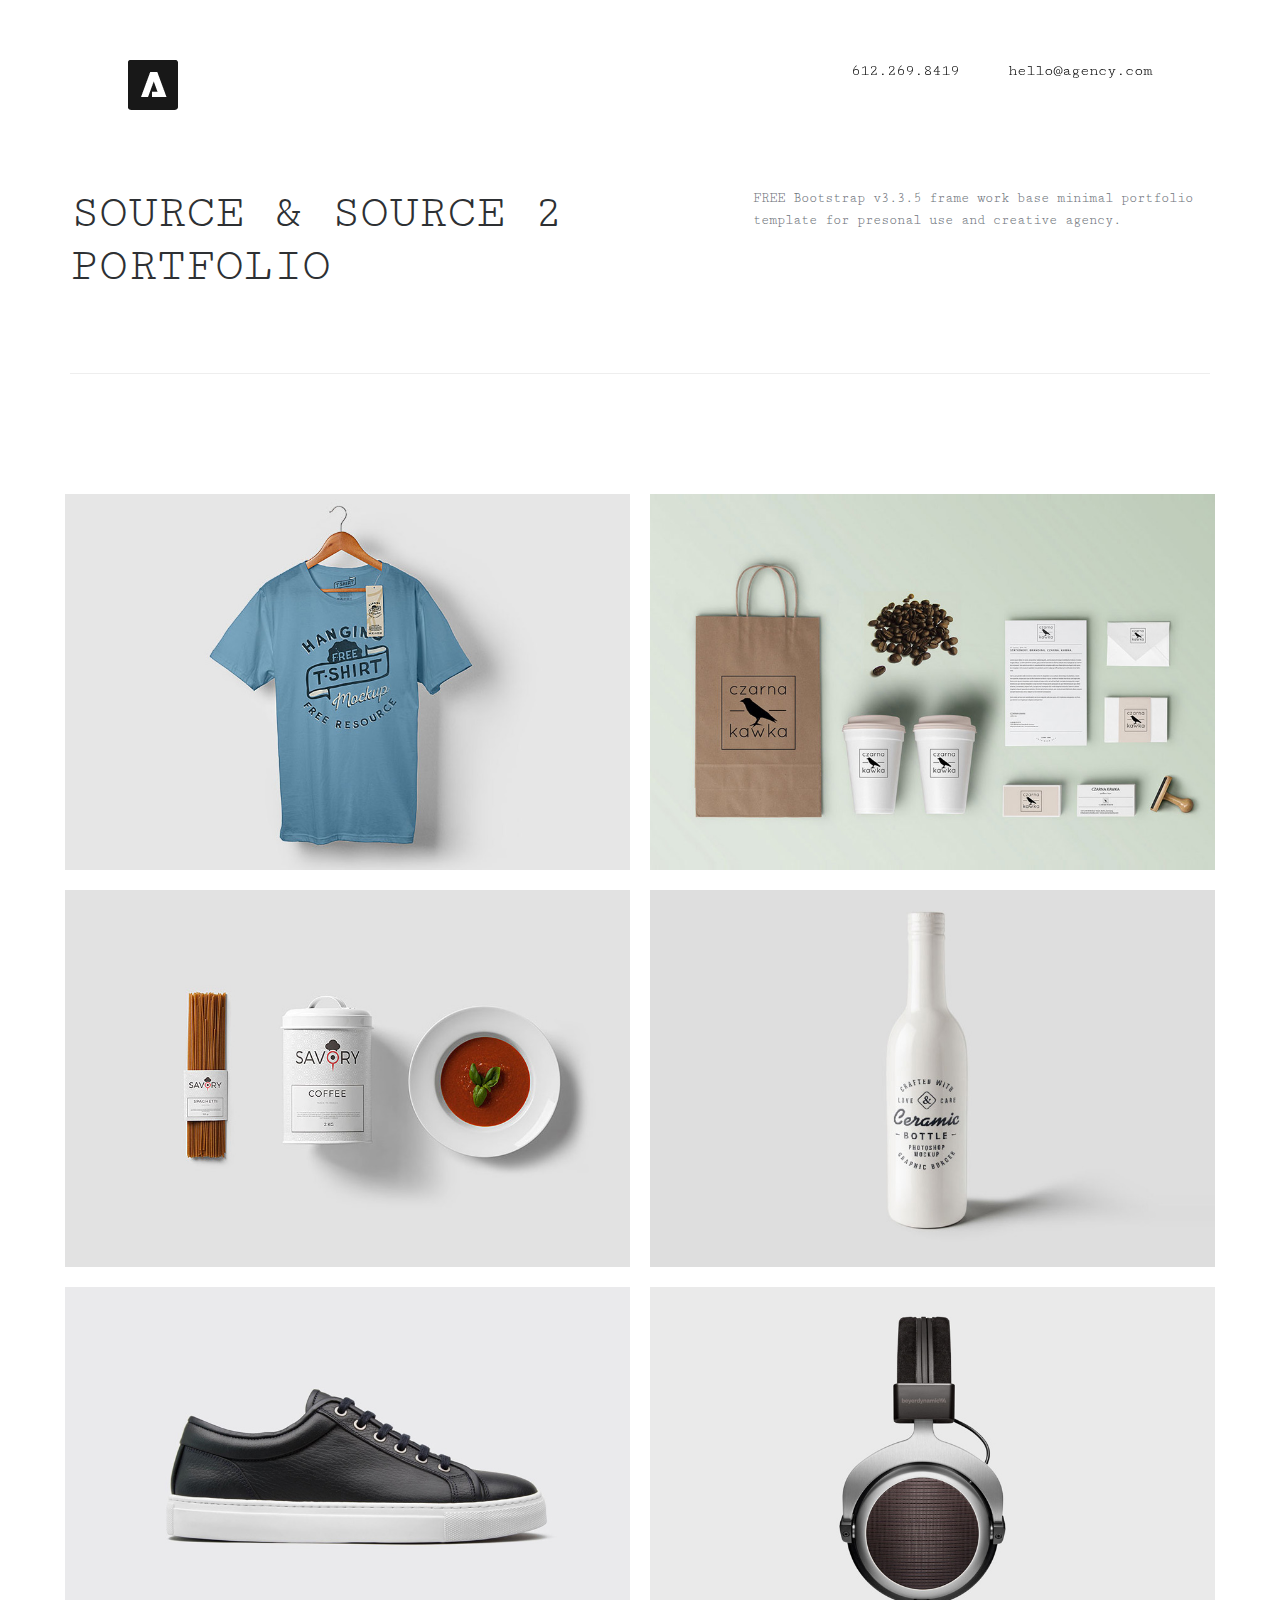
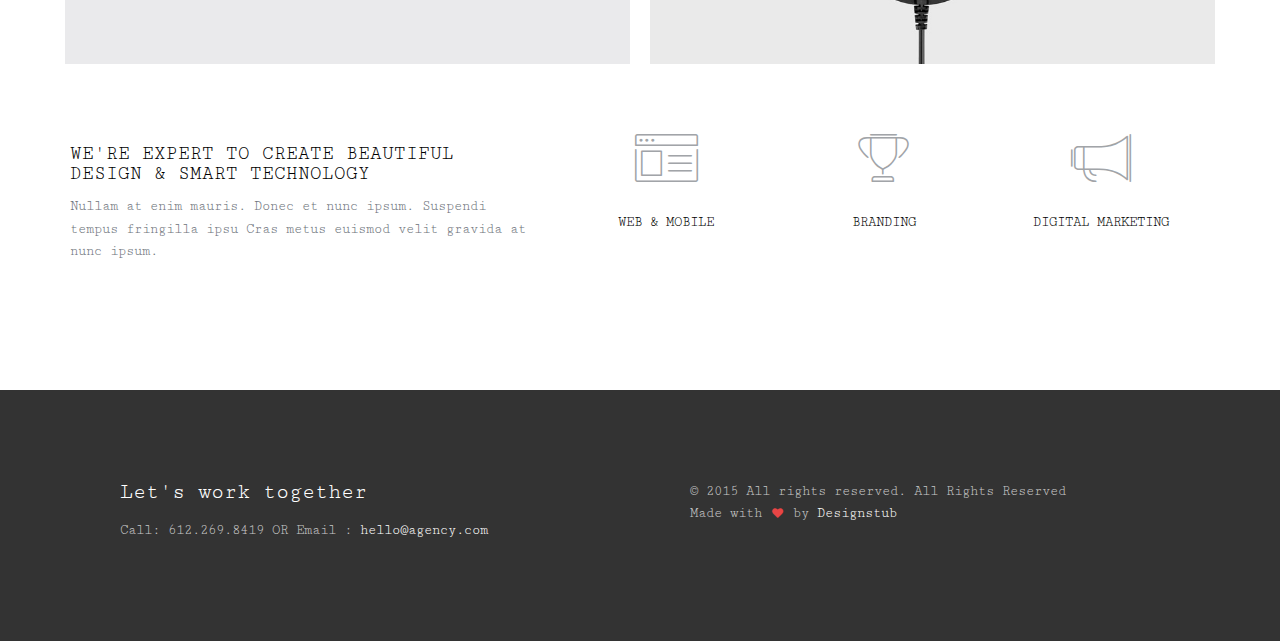
<file: index.html>
<!doctype html>
<!--[if lt IE 7]>      <html class="no-js lt-ie9 lt-ie8 lt-ie7" lang=""> <![endif]-->
<!--[if IE 7]>         <html class="no-js lt-ie9 lt-ie8" lang=""> <![endif]-->
<!--[if IE 8]>         <html class="no-js lt-ie9" lang=""> <![endif]-->
<!--[if gt IE 8]><!-->
<html class="no-js" lang="">
<!--<![endif]-->
<head>
<meta charset="utf-8">
<meta name="description" content="">
<meta name="viewport" content="width=device-width, initial-scale=1">
<title>Darnias portfolio</title>
<link rel="stylesheet" href="css/bootstrap.min.css">
<link rel="stylesheet" href="css/flexslider.css">
<link rel="stylesheet" href="css/jquery.fancybox.css">
<link rel="stylesheet" href="css/main.css">
<link rel="stylesheet" href="css/responsive.css">
<link rel="stylesheet" href="css/animate.min.css">
<link rel="stylesheet" href="css/font-icon.css">
<link rel="stylesheet" href="https://maxcdn.bootstrapcdn.com/font-awesome/4.4.0/css/font-awesome.min.css">
</head>
<body>
<!-- header top section -->
<section class="banner" role="banner">
  <header id="header">
    <div class="header-content clearfix"> <a class="logo" href="index.html"><img src="images/logo.png" alt=""></a>
      <nav class="navigation" role="navigation">
        <ul class="primary-nav">
          <li>612.269.8419</li>
          <li><a href="mainlto:hello@phdl.co">hello@agency.com</a></li>
        </ul>
      </nav>
      <a href="#" class="nav-toggle">Menu<span></span></a> </div>
  </header>
</section>
<!-- header top section --> 
<!-- header content section -->
<section id="hero" class="section ">
  <div class="container">
    <div class="row">
      <div class="col-md-7 col-sm-6 hero">
        <div class="hero-content">
          <h1>Source & Source 2 portfolio</h1>
        </div>
        <!-- hero --> 
      </div>
      <div class="col-md-5 col-sm-6 hero">
        <div class="hero-content">
          <p>FREE Bootstrap v3.3.5 frame work base minimal portfolio template for presonal use and creative agency.</p>
        </div>
        <!-- hero --> 
      </div>
    </div>
  </div>
</section>
<!-- header content section --> 
<!-- portfolio grid section -->
<section id="portfolio">
  <div class="container">
    <div class="row">
      <div class="col-lg-12 text-center">
        <hr class="section">
      </div>
    </div>
    <div class="row">
      <div class="col-sm-6 portfolio-item"> <a href="work-details.html" class="portfolio-link">
        <div class="caption">
          <div class="caption-content">
            <h3>The Shape of Design</h3>
            <h4>Branding/Graphic</h4>
          </div>
        </div>
        <img src="images/portfolio/work-1.jpg" class="img-responsive" alt=""> </a> </div>
      <div class="col-sm-6 portfolio-item"> <a href="work-details.html" class="portfolio-link">
        <div class="caption">
          <div class="caption-content">
            <h3>czarna kawka</h3>
            <h4>Branding</h4>
          </div>
        </div>
        <img src="images/portfolio/work-2.jpg" class="img-responsive" alt=""> </a> </div>
      <div class="col-sm-6 portfolio-item"> <a href="work-details.html" class="portfolio-link">
        <div class="caption">
          <div class="caption-content">
            <h3>czarna kawka</h3>
            <h4>Branding</h4>
          </div>
        </div>
        <img src="images/portfolio/work-3.jpg" class="img-responsive" alt=""> </a> </div>
      <div class="col-sm-6 portfolio-item"> <a href="work-details.html" class="portfolio-link">
        <div class="caption">
          <div class="caption-content">
            <h3>czarna kawka</h3>
            <h4>Branding</h4>
          </div>
        </div>
        <img src="images/portfolio/work-4.jpg" class="img-responsive" alt=""> </a> </div>
      <div class="col-sm-6 portfolio-item"> <a href="work-details.html" class="portfolio-link">
        <div class="caption">
          <div class="caption-content">
            <h3>czarna kawka</h3>
            <h4>Branding</h4>
          </div>
        </div>
        <img src="images/portfolio/work-5.jpg" class="img-responsive" alt=""> </a> </div>
      <div class="col-sm-6 portfolio-item"> <a href="work-details.html" class="portfolio-link">
        <div class="caption">
          <div class="caption-content">
            <h3>czarna kawka</h3>
            <h4>Branding</h4>
          </div>
        </div>
        <img src="images/portfolio/work-6.jpg" class="img-responsive" alt=""> </a> </div>
    </div>
  </div>
</section>
<!-- portfolio grid section --> 
<!-- service section -->
<section id="service" class="service section">
  <div class="container">
    <div class="row">
      <div class="col-md-5 col-sm-6">
        <h4>We're expert to create beautiful design & smart technology</h4>
        <p>Nullam at enim mauris. Donec et nunc ipsum. Suspendi tempus fringilla ipsu Cras metus euismod velit gravida at nunc ipsum.</p>
      </div>
      <div class="col-md-7 col-sm-6">
        <div class="col-md-4 col-sm-6 service text-center"> <span class="icon icon-browser"></span>
          <div class="service-content">
            <h5>Web & Mobile</h5>
          </div>
        </div>
        <div class="col-md-4 col-sm-6 service text-center"> <span class="icon icon-trophy"></span>
          <div class="service-content">
            <h5>Branding</h5>
          </div>
        </div>
        <div class="col-md-4 col-sm-6 service text-center"> <span class="icon icon-megaphone"></span>
          <div class="service-content">
            <h5>Digital Marketing</h5>
          </div>
        </div>
      </div>
    </div>
  </div>
</section>
<!-- service section --> 
<!-- footer section -->
<footer class="footer">
  <div class="container">
    <div class="col-md-6 left">
      <h4>Let's work together</h4>
      <p> Call: 612.269.8419 OR Email : <a href="mailto:hello@agency.com"> hello@agency.com </a></p>
    </div>
    <div class="col-md-6 right">
      <p>© 2015 All rights reserved. All Rights Reserved<br>
        Made with <i class="fa fa-heart pulse"></i> by <a href="http://www.designstub.com/">Designstub</a></p>
    </div>
  </div>
</footer>
<!-- footer section --> 

<!-- JS FILES --> 
<script src="https://ajax.googleapis.com/ajax/libs/jquery/1.11.3/jquery.min.js"></script> 
<script src="js/bootstrap.min.js"></script> 
<script src="js/jquery.fancybox.pack.js"></script> 
<script src="js/retina.min.js"></script> 
<script src="js/modernizr.js"></script> 
<script src="js/main.js"></script>
</body>
</html>
</file>
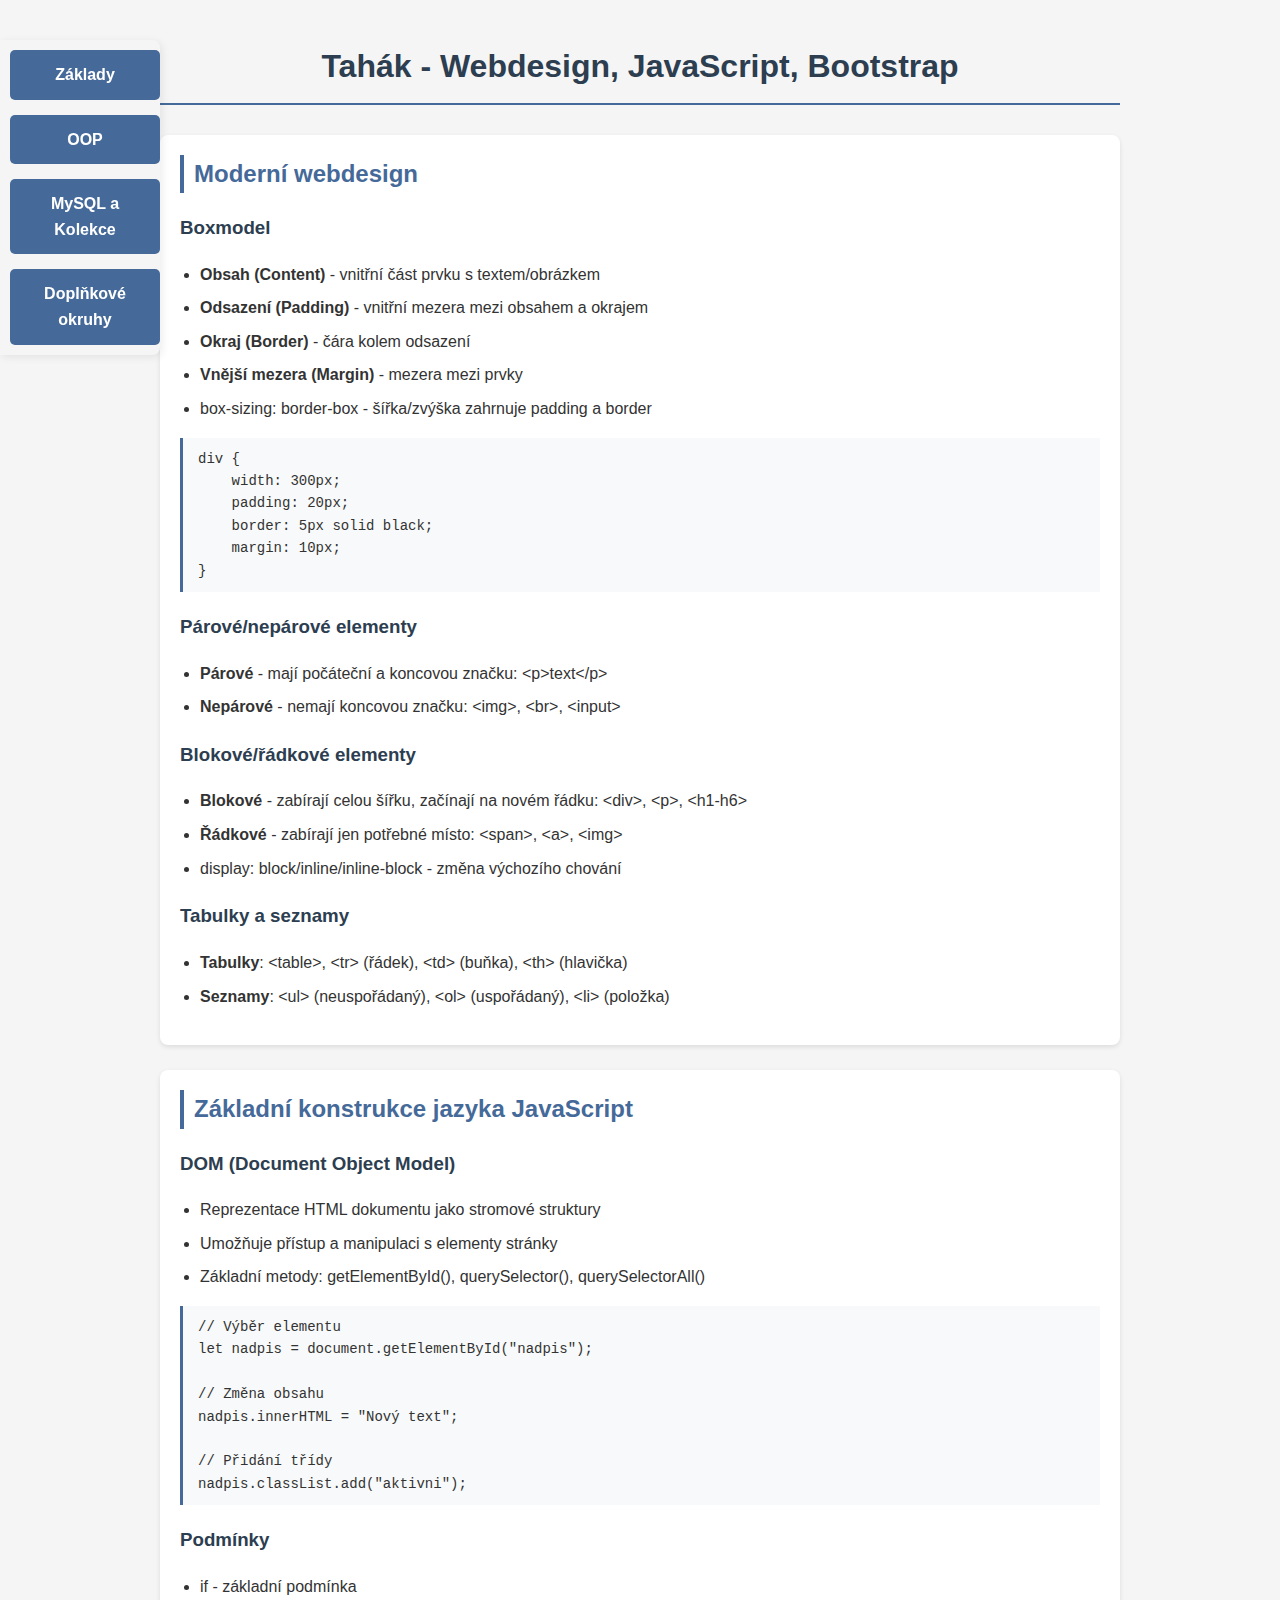
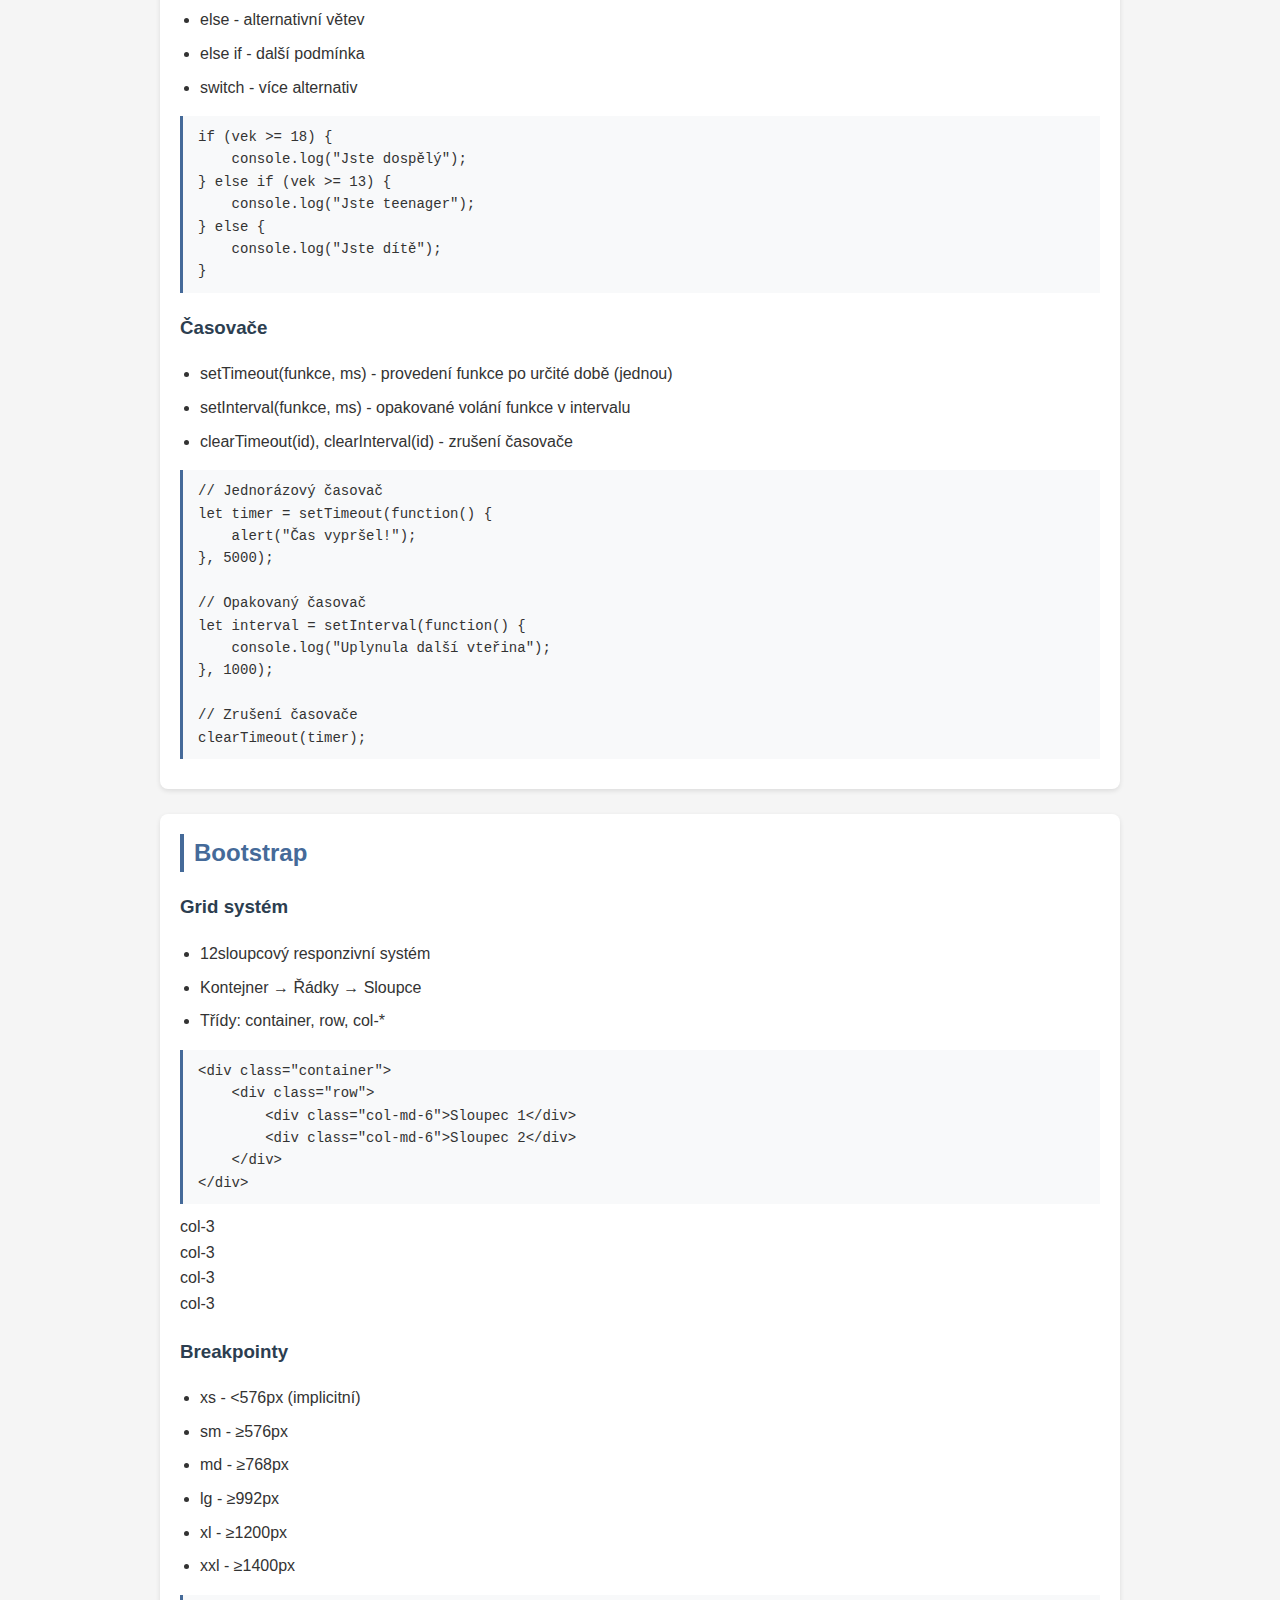
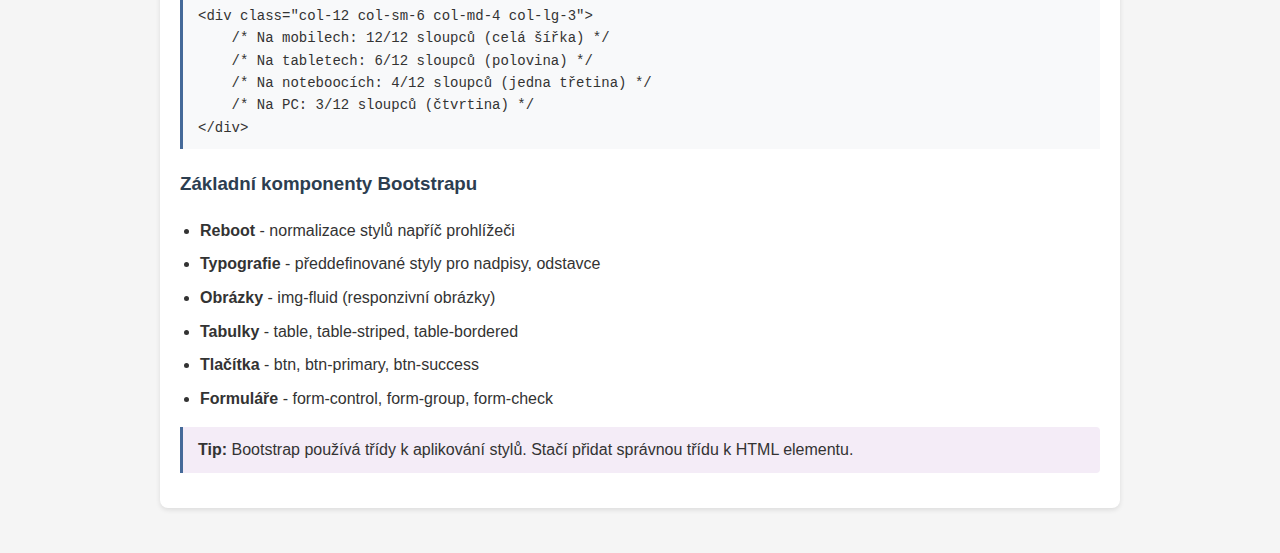
<file: bonus.html>
<!DOCTYPE html>
<html lang="cs">
<head>
    <meta charset="UTF-8">
    <meta name="viewport" content="width=device-width, initial-scale=1.0">
    <title>Tahák - Webdesign, JavaScript, Bootstrap</title>
    <style>
        * {
            box-sizing: border-box;
            font-family: 'Segoe UI', Tahoma, Geneva, Verdana, sans-serif;
        }
        
        body {
            max-width: 1000px;
            margin: 0 auto;
            padding: 20px;
            background-color: #f5f5f5;
            color: #333;
            line-height: 1.6;
        }
        
        .nav-buttons {
            display: flex;
            justify-content: center;
            gap: 15px;
            margin-bottom: 30px;
            flex-wrap: wrap;
        }
        
        .nav-button {
            background-color: #456a99;
            color: white;
            border: none;
            padding: 12px 20px;
            border-radius: 5px;
            cursor: pointer;
            font-size: 16px;
            font-weight: bold;
            text-decoration: none;
            transition: background-color 0.3s;
            text-align: center;
        }
        
        .nav-button:hover {
            background-color: #456a99;
        }
        
        h1 {
            text-align: center;
            color: #2c3e50;
            margin-bottom: 30px;
            border-bottom: 2px solid #456a99;
            padding-bottom: 10px;
        }
        
        .section {
            background-color: white;
            border-radius: 8px;
            padding: 20px;
            margin-bottom: 25px;
            box-shadow: 0 2px 5px rgba(0,0,0,0.1);
        }
        
        h2 {
            color: #456a99;
            margin-top: 0;
            border-left: 4px solid #456a99;
            padding-left: 10px;
        }
        
        h3 {
            color: #2c3e50;
            margin-top: 20px;
        }
        
        ul {
            padding-left: 20px;
        }
        
        li {
            margin-bottom: 8px;
        }
        
        .code {
            background-color: #f8f9fa;
            border-left: 3px solid #456a99;
            padding: 10px 15px;
            margin: 10px 0;
            font-family: 'Courier New', monospace;
            white-space: pre-wrap;
            overflow-x: auto;
            font-size: 14px;
        }
        
        .tip {
            background-color: #f4ecf7;
            border-left: 3px solid #456a99;
            padding: 10px 15px;
            margin: 15px 0;
            border-radius: 0 4px 4px 0;
        }
        
        .table {
            width: 100%;
            border-collapse: collapse;
            margin: 15px 0;
            font-size: 14px;
        }
        
        .table th, .table td {
            border: 1px solid #ddd;
            padding: 8px;
            text-align: left;
        }
        
        .table th {
            background-color: #456a99;
            color: white;
        }
        
        .table tr:nth-child(even) {
            background-color: #f2f2f2;
        }
        
        .datatype {
            background-color: #e8f4f8;
            padding: 3px 6px;
            border-radius: 3px;
            font-family: 'Courier New', monospace;
        }
        
        .keyword {
            background-color: #456a99;
            color: white;
            padding: 2px 6px;
            border-radius: 3px;
            font-weight: bold;
            font-family: 'Courier New', monospace;
        }
        
        .comparison {
            display: grid;
            grid-template-columns: 1fr 1fr;
            gap: 15px;
            margin: 15px 0;
        }
        
        .comparison-item {
            background-color: #f8f9fa;
            padding: 15px;
            border-radius: 5px;
            border-left: 3px solid #3498db;
        }
        
        @media print {
            body {
                background-color: white;
                padding: 0;
            }
            
            .nav-buttons {
                display: none;
            }
            
            .section {
                box-shadow: none;
                border: 1px solid #ddd;
                page-break-inside: avoid;
            }
            
            .tip {
                background-color: #f0f0f0;
            }
        }
        
        @media (max-width: 600px) {
            .nav-buttons {
                flex-direction: column;
                align-items: center;
            }
            
            .nav-button {
                width: 80%;
            }
            
            .comparison {
                grid-template-columns: 1fr;
            }
        }
    </style>
</head>
<body>
    <div class="nav-buttons" style="position: fixed; top: 40px; left: 0; flex-direction: column; align-items: flex-start; z-index: 1000; background: #f5f5f5; padding: 10px 0 10px 10px; border-radius: 0 8px 8px 0; box-shadow: 2px 2px 8px rgba(0,0,0,0.08);">
        <a href="index.html" class="nav-button" style="width: 150px;">Základy</a>
        <a href="oop.html" class="nav-button" style="width: 150px;">OOP</a>
        <a href="mysql.html" class="nav-button" style="width: 150px;">MySQL a Kolekce</a>
        <a href="bonus.html" class="nav-button" style="width: 150px;">Doplňkové okruhy</a>
    </div>
    <div style="margin-left:170px;"></div>
    <h1>Tahák - Webdesign, JavaScript, Bootstrap</h1>
    
    <div class="section">
        <h2>Moderní webdesign</h2>
        
        <h3>Boxmodel</h3>
        <ul>
            <li><strong>Obsah (Content)</strong> - vnitřní část prvku s textem/obrázkem</li>
            <li><strong>Odsazení (Padding)</strong> - vnitřní mezera mezi obsahem a okrajem</li>
            <li><strong>Okraj (Border)</strong> - čára kolem odsazení</li>
            <li><strong>Vnější mezera (Margin)</strong> - mezera mezi prvky</li>
            <li><code>box-sizing: border-box</code> - šířka/zvýška zahrnuje padding a border</li>
        </ul>
        
        <div class="code">div {
    width: 300px;
    padding: 20px;
    border: 5px solid black;
    margin: 10px;
}</div>
        
        <h3>Párové/nepárové elementy</h3>
        <ul>
            <li><strong>Párové</strong> - mají počáteční a koncovou značku: <code>&lt;p&gt;text&lt;/p&gt;</code></li>
            <li><strong>Nepárové</strong> - nemají koncovou značku: <code>&lt;img&gt;</code>, <code>&lt;br&gt;</code>, <code>&lt;input&gt;</code></li>
        </ul>
        
        <h3>Blokové/řádkové elementy</h3>
        <ul>
            <li><strong>Blokové</strong> - zabírají celou šířku, začínají na novém řádku: <code>&lt;div&gt;</code>, <code>&lt;p&gt;</code>, <code>&lt;h1-h6&gt;</code></li>
            <li><strong>Řádkové</strong> - zabírají jen potřebné místo: <code>&lt;span&gt;</code>, <code>&lt;a&gt;</code>, <code>&lt;img&gt;</code></li>
            <li><code>display: block/inline/inline-block</code> - změna výchozího chování</li>
        </ul>
        
        <h3>Tabulky a seznamy</h3>
        <ul>
            <li><strong>Tabulky</strong>: <code>&lt;table&gt;</code>, <code>&lt;tr&gt;</code> (řádek), <code>&lt;td&gt;</code> (buňka), <code>&lt;th&gt;</code> (hlavička)</li>
            <li><strong>Seznamy</strong>: <code>&lt;ul&gt;</code> (neuspořádaný), <code>&lt;ol&gt;</code> (uspořádaný), <code>&lt;li&gt;</code> (položka)</li>
        </ul>
    </div>
    
    <div class="section">
        <h2>Základní konstrukce jazyka JavaScript</h2>
        
        <h3>DOM (Document Object Model)</h3>
        <ul>
            <li>Reprezentace HTML dokumentu jako stromové struktury</li>
            <li>Umožňuje přístup a manipulaci s elementy stránky</li>
            <li>Základní metody: <code>getElementById()</code>, <code>querySelector()</code>, <code>querySelectorAll()</code></li>
        </ul>
        
        <div class="code">// Výběr elementu
let nadpis = document.getElementById("nadpis");

// Změna obsahu
nadpis.innerHTML = "Nový text";

// Přidání třídy
nadpis.classList.add("aktivni");</div>
        
        <h3>Podmínky</h3>
        <ul>
            <li><code>if</code> - základní podmínka</li>
            <li><code>else</code> - alternativní větev</li>
            <li><code>else if</code> - další podmínka</li>
            <li><code>switch</code> - více alternativ</li>
        </ul>
        
        <div class="code">if (vek >= 18) {
    console.log("Jste dospělý");
} else if (vek >= 13) {
    console.log("Jste teenager");
} else {
    console.log("Jste dítě");
}</div>
        
        <h3>Časovače</h3>
        <ul>
            <li><code>setTimeout(funkce, ms)</code> - provedení funkce po určité době (jednou)</li>
            <li><code>setInterval(funkce, ms)</code> - opakované volání funkce v intervalu</li>
            <li><code>clearTimeout(id)</code>, <code>clearInterval(id)</code> - zrušení časovače</li>
        </ul>
        
        <div class="code">// Jednorázový časovač
let timer = setTimeout(function() {
    alert("Čas vypršel!");
}, 5000);

// Opakovaný časovač
let interval = setInterval(function() {
    console.log("Uplynula další vteřina");
}, 1000);

// Zrušení časovače
clearTimeout(timer);</div>
    </div>
    
    <div class="section">
        <h2>Bootstrap</h2>
        
        <h3>Grid systém</h3>
        <ul>
            <li>12sloupcový responzivní systém</li>
            <li>Kontejner → Řádky → Sloupce</li>
            <li>Třídy: <code>container</code>, <code>row</code>, <code>col-*</code></li>
        </ul>
        
        <div class="code">&lt;div class="container"&gt;
    &lt;div class="row"&gt;
        &lt;div class="col-md-6"&gt;Sloupec 1&lt;/div&gt;
        &lt;div class="col-md-6"&gt;Sloupec 2&lt;/div&gt;
    &lt;/div&gt;
&lt;/div&gt;</div>
        
        <div class="grid-example">
            <div class="grid-item">col-3</div>
            <div class="grid-item">col-3</div>
            <div class="grid-item">col-3</div>
            <div class="grid-item">col-3</div>
        </div>
        
        <h3>Breakpointy</h3>
        <ul>
            <li><code>xs</code> - &lt;576px (implicitní)</li>
            <li><code>sm</code> - ≥576px</li>
            <li><code>md</code> - ≥768px</li>
            <li><code>lg</code> - ≥992px</li>
            <li><code>xl</code> - ≥1200px</li>
            <li><code>xxl</code> - ≥1400px</li>
        </ul>
        
        <div class="code">&lt;div class="col-12 col-sm-6 col-md-4 col-lg-3"&gt;
    /* Na mobilech: 12/12 sloupců (celá šířka) */
    /* Na tabletech: 6/12 sloupců (polovina) */
    /* Na noteboocích: 4/12 sloupců (jedna třetina) */
    /* Na PC: 3/12 sloupců (čtvrtina) */
&lt;/div&gt;</div>
        
        <h3>Základní komponenty Bootstrapu</h3>
        <ul>
            <li><strong>Reboot</strong> - normalizace stylů napříč prohlížeči</li>
            <li><strong>Typografie</strong> - předdefinované styly pro nadpisy, odstavce</li>
            <li><strong>Obrázky</strong> - <code>img-fluid</code> (responzivní obrázky)</li>
            <li><strong>Tabulky</strong> - <code>table</code>, <code>table-striped</code>, <code>table-bordered</code></li>
            <li><strong>Tlačítka</strong> - <code>btn</code>, <code>btn-primary</code>, <code>btn-success</code></li>
            <li><strong>Formuláře</strong> - <code>form-control</code>, <code>form-group</code>, <code>form-check</code></li>
        </ul>
        
        <div class="tip">
            <strong>Tip:</strong> Bootstrap používá třídy k aplikování stylů. Stačí přidat správnou třídu k HTML elementu.
        </div>
    </div>
</body>
</html>
</file>
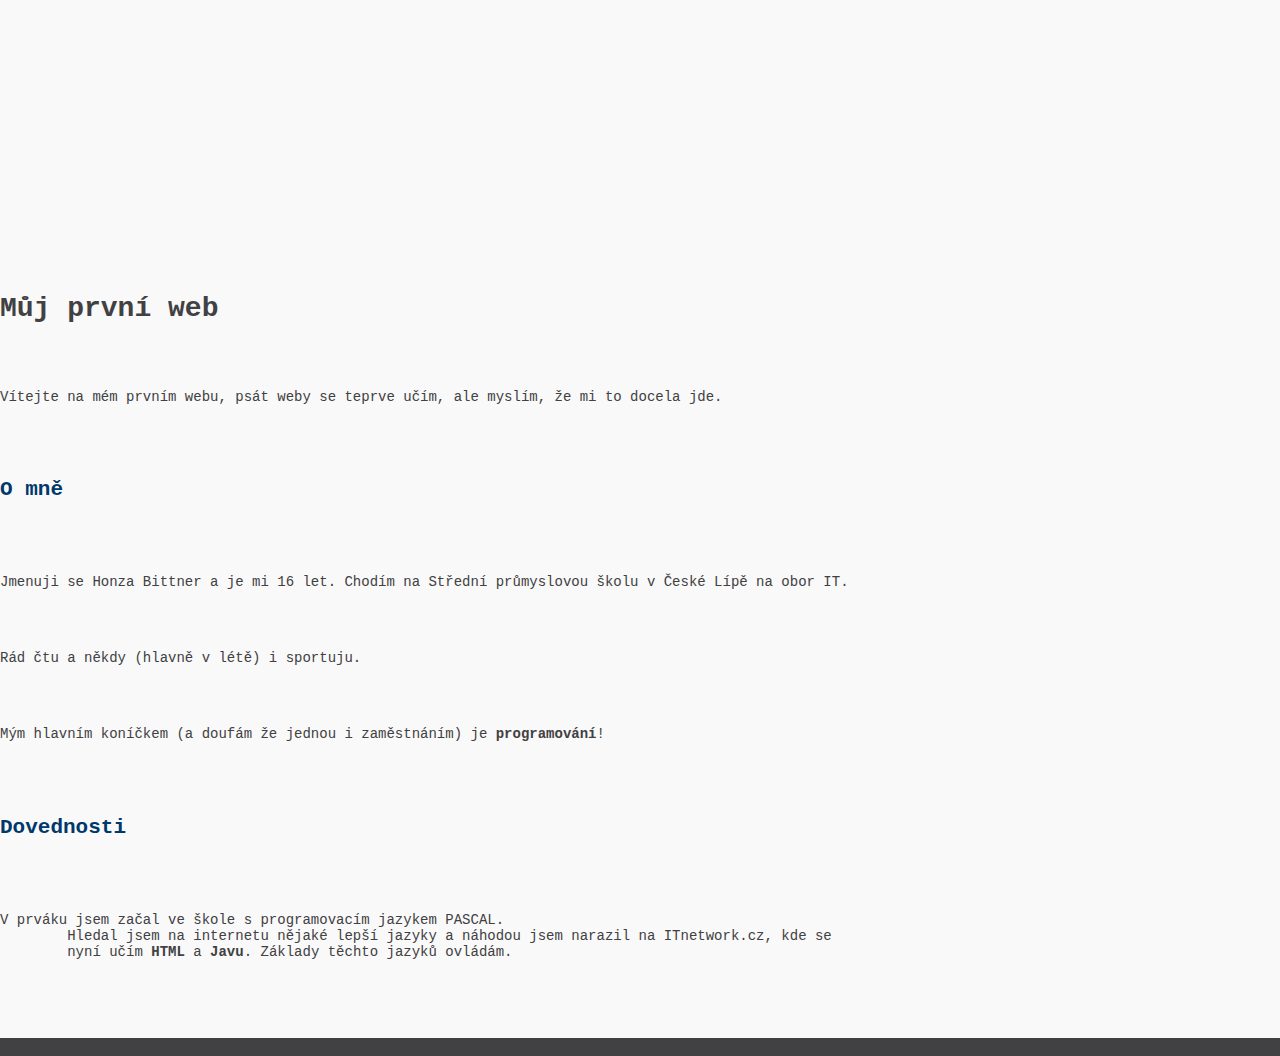
<file: cviceni.html>
<!DOCTYPE html>
<html lang="cs-cz">
    <head>
        <meta charset="utf-8" />
        <title>Kód</title>
        <link rel="stylesheet" href="styl.css" type="text/css" />
    </head>
    <body>
        <pre><code>
<!DOCTYPE html>
<html lang="cs-cz">
    <head>
        <meta charset="utf-8" />
        <title>Kód</title>
        <link rel="stylesheet" href="styl.css" type="text/css" />
    </head>
    <body>
        <h1>Můj první web</h1>
        <p>Vítejte na mém prvním webu, psát weby se teprve učím, ale myslím, že mi to docela jde.</p>
        <h2>O mně</h2>
        <p>Jmenuji se Honza Bittner a je mi 16 let. Chodím na Střední průmyslovou školu v České Lípě na obor IT.</p>
        <p>Rád čtu a někdy (hlavně v létě) i sportuju.</p>
        <p>Mým hlavním koníčkem (a doufám že jednou i zaměstnáním) je <strong>programování</strong>!</p>
        <h2>Dovednosti</h2>
        <p>V prváku jsem začal ve škole s programovacím jazykem PASCAL.
        Hledal jsem na internetu nějaké lepší jazyky a náhodou jsem narazil na ITnetwork.cz, kde se
        nyní učím <strong>HTML</strong> a <strong>Javu</strong>. Základy těchto jazyků ovládám.</p>
    </body>
</html>
        </code></pre>
    </body>
</html>
</file>
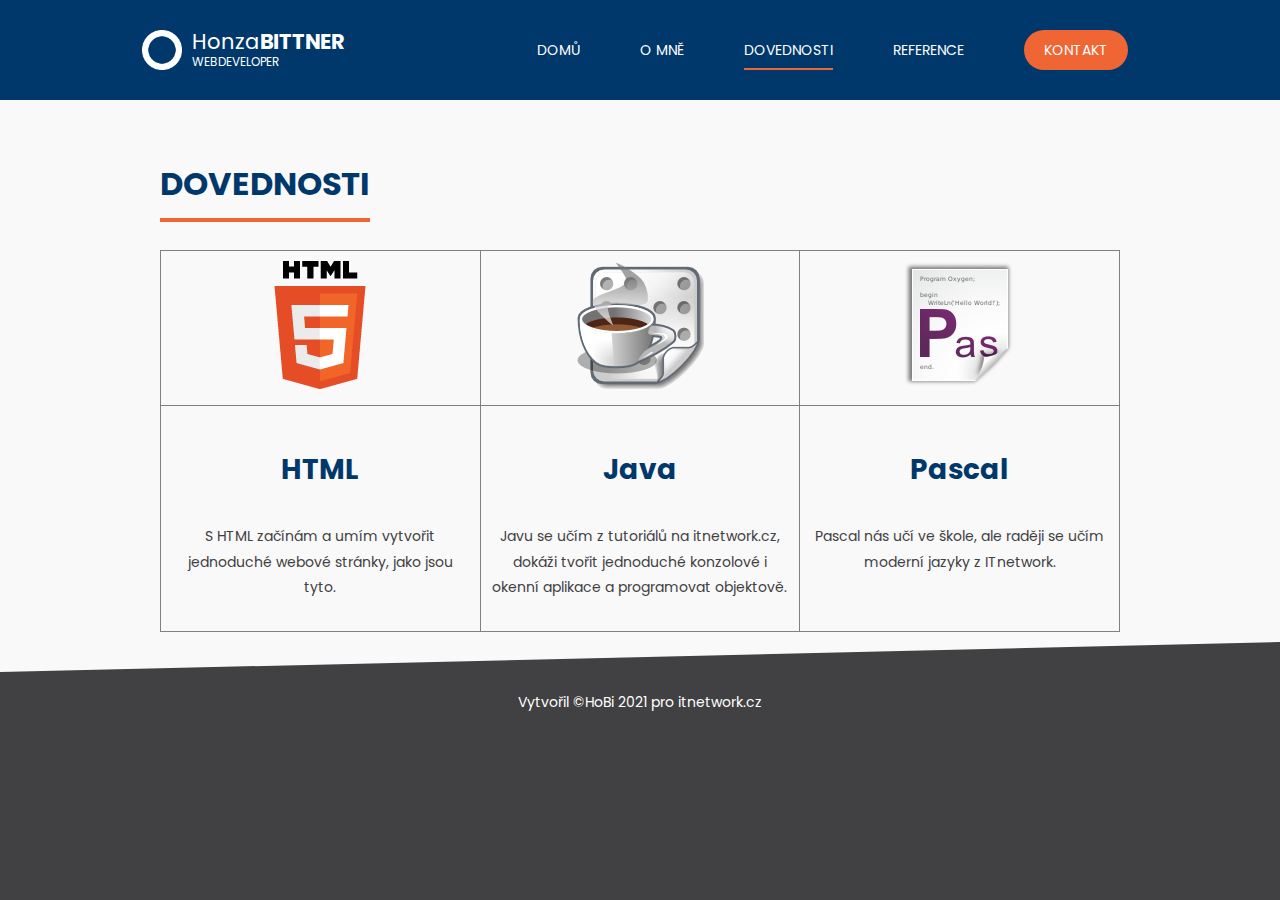
<file: dovednosti.html>
<!DOCTYPE html>
<html lang="cs-cz">

<head>
    <meta charset="utf-8" />
    <meta name="description" content="Mé dovednosti, mezi které patří programování v Javě, Pascalu a HTML" />
    <meta name="keywords" content="programátor, hobi, dovednosti, java, html, pascal" />
    <meta name="author" content="HoBi" />
    <link rel="shortcut icon" href="obrazky/ikona.ico" />
    <link rel="stylesheet" href="styl.css" type="text/css" />
    <title>Dovednosti</title>

    <link rel="preconnect" href="https://fonts.googleapis.com">
    <link rel="preconnect" href="https://fonts.gstatic.com" crossorigin>
    <link href="https://fonts.googleapis.com/css2?family=Poppins:ital,wght@0,100;0,200;0,300;0,400;0,500;0,600;0,700;0,800;0,900;1,100;1,200;1,300;1,400;1,500;1,600;1,700;1,800;1,900&display=swap" rel="stylesheet">
   
</head>

<body>
    <header>
        <div id="logo">
            <h1>Honza<span>Bittner</span></h1>
            <small>webdeveloper</small>
        </div>
        <nav>
            <ul>
                <li><a href="index.html">Domů</a></li>
                <li><a href="omne.html">O mně</a></li>
                <li class="aktivni"><a href="dovednosti.html">Dovednosti</a></li>
                <li><a href="reference.html">Reference</a></li>
                <li><a class="kontakt-tlacitko" href="kontakt.html">Kontakt</a></li>
            </ul>
        </nav>
    </header>

    <article>
        <header>
            <h1>Dovednosti</h1>
        </header>

        <section>
            <table id="dovednosti">
                <tr class="centrovany">
                    <td>
                        <img src="obrazky/html.png" alt="HTML" />
                    </td>
                    <td>
                        <img src="obrazky/java.png" alt="Java" />
                    </td>
                    <td>
                        <img src="obrazky/pascal.png" alt="Pascal" />
                    </td>
                </tr>
                <tr class="centrovany">
                    <td>
                        <h2>HTML</h2>
                        <p>S HTML začínám a umím vytvořit jednoduché webové stránky, jako jsou tyto.</p>
                    </td>
                    <td>
                        <h2>Java</h2>
                        <p>Javu se učím z tutoriálů na itnetwork.cz, dokáži tvořit jednoduché konzolové i okenní aplikace a programovat objektově.</p>
                    </td>
                    <td>
                        <h2>Pascal</h2>
                        <p>Pascal nás učí ve škole, ale raději se učím moderní jazyky z ITnetwork.</p>
                    </td>
                </tr>
            </table>
        </section>
    </article>

    <footer>
        Vytvořil &copy;HoBi 2021 pro <a href="https://itnetwork.cz">itnetwork.cz</a>
    </footer>
</body>
</html>
</file>
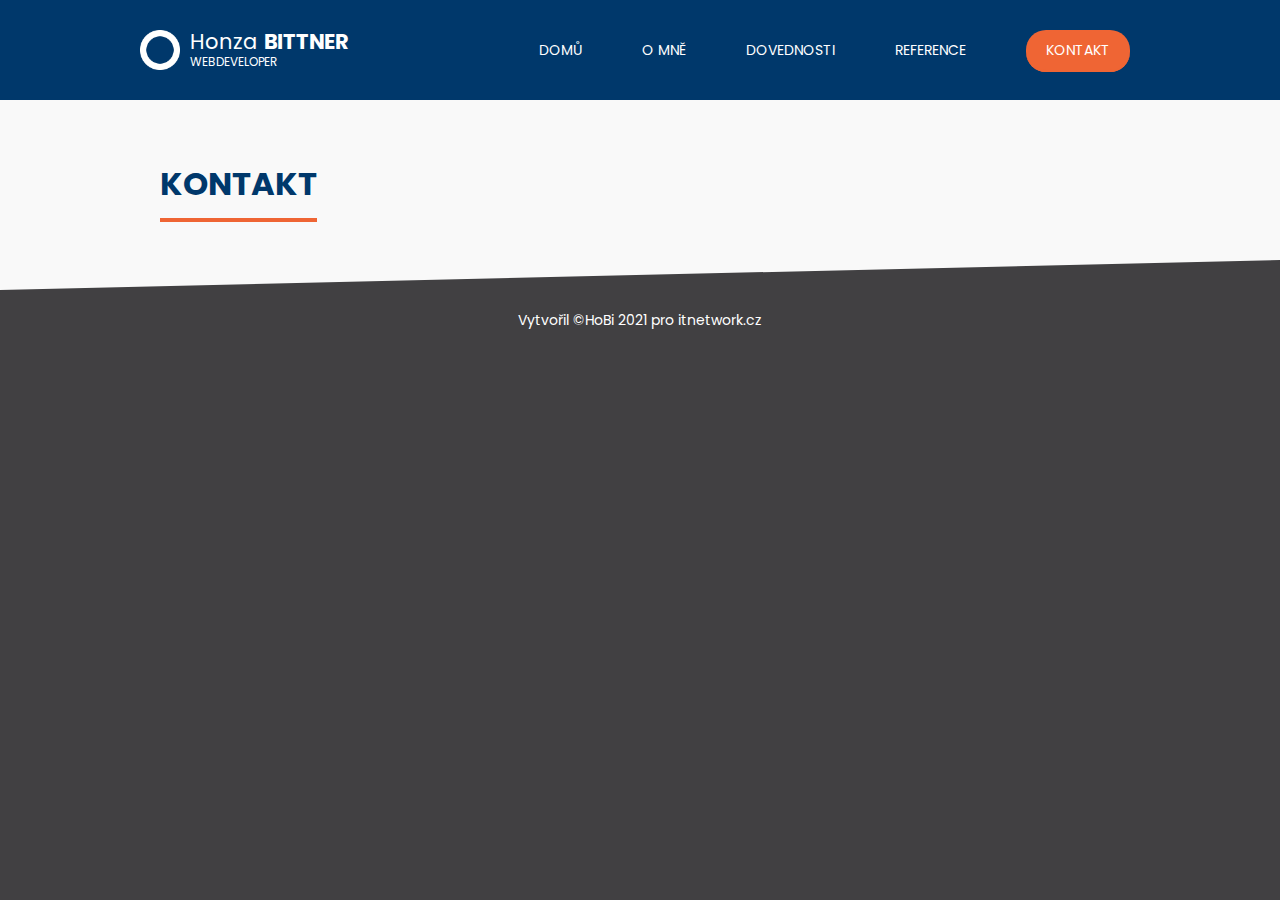
<file: kontakt.html>
<!DOCTYPE html>
<html lang="cs-cz">

<head>
    <title>Kontaktujte mě</title>
    <meta charset="utf-8" />
    <meta name="description" content="Kontakt na programátora HoBiho, programování na zakázku." />
    <meta name="keywords" content="kontakt, programátor, HoBi, zakázka, programování" />
    <meta name="author" content="HoBi" />
    <link rel="preconnect" href="https://fonts.googleapis.com">
    <link rel="preconnect" href="https://fonts.gstatic.com" crossorigin>
    <link href="https://fonts.googleapis.com/css2?family=Poppins:ital,wght@0,100;0,200;0,300;0,400;0,500;0,600;0,700;0,800;0,900;1,100;1,200;1,300;1,400;1,500;1,600;1,700;1,800;1,900&display=swap" rel="stylesheet">
   
    <link rel="shortcut icon" href="obrazky/jabko.ico" />
    <link rel="stylesheet" href="styl.css" type="text/css" />

</head>

<body>
    <header>
        <div id="logo"><h1>Honza <span>Bittner</span></h1><small>webdeveloper</small></div>
        <nav>
            <ul>
                <li><a href="index.html">Domů</a></li>
                <li><a href="omne.html">O mně</a></li>
                <li><a href="dovednosti.html">Dovednosti</a></li>
                <li><a href="reference.html">Reference</a></li>
                <li class="aktivni"><a class="kontakt-tlacitko" href="kontakt.html">Kontakt</a></li>
            </ul>
        </nav>
    </header>

    <article>
            <header>
                <h1>Kontakt</h1>
            </header>

            <section>

            </section>
            <div class="cistic"></div>
    </article>

    <footer>
        Vytvořil &copy;HoBi 2021 pro <a href="https://itnetwork.cz">itnetwork.cz</a>
    </footer>
</body>
</html>
</file>
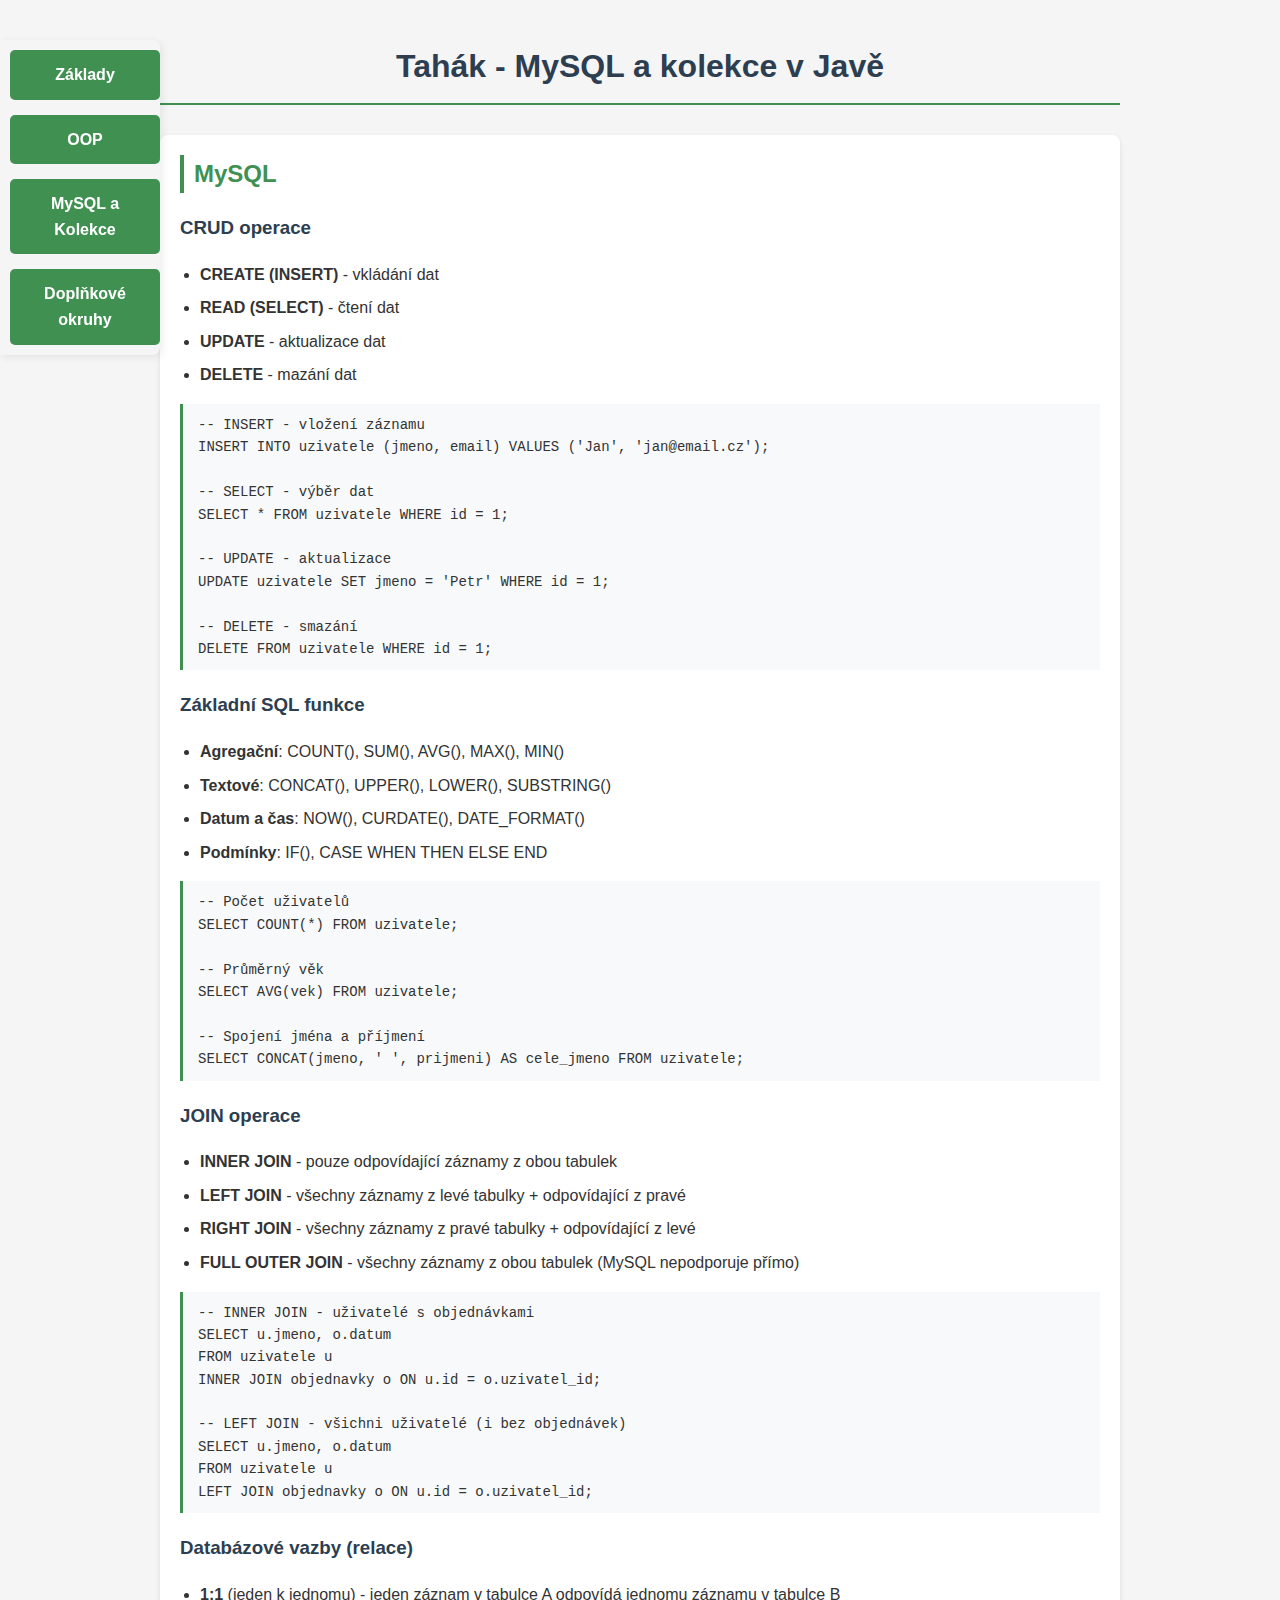
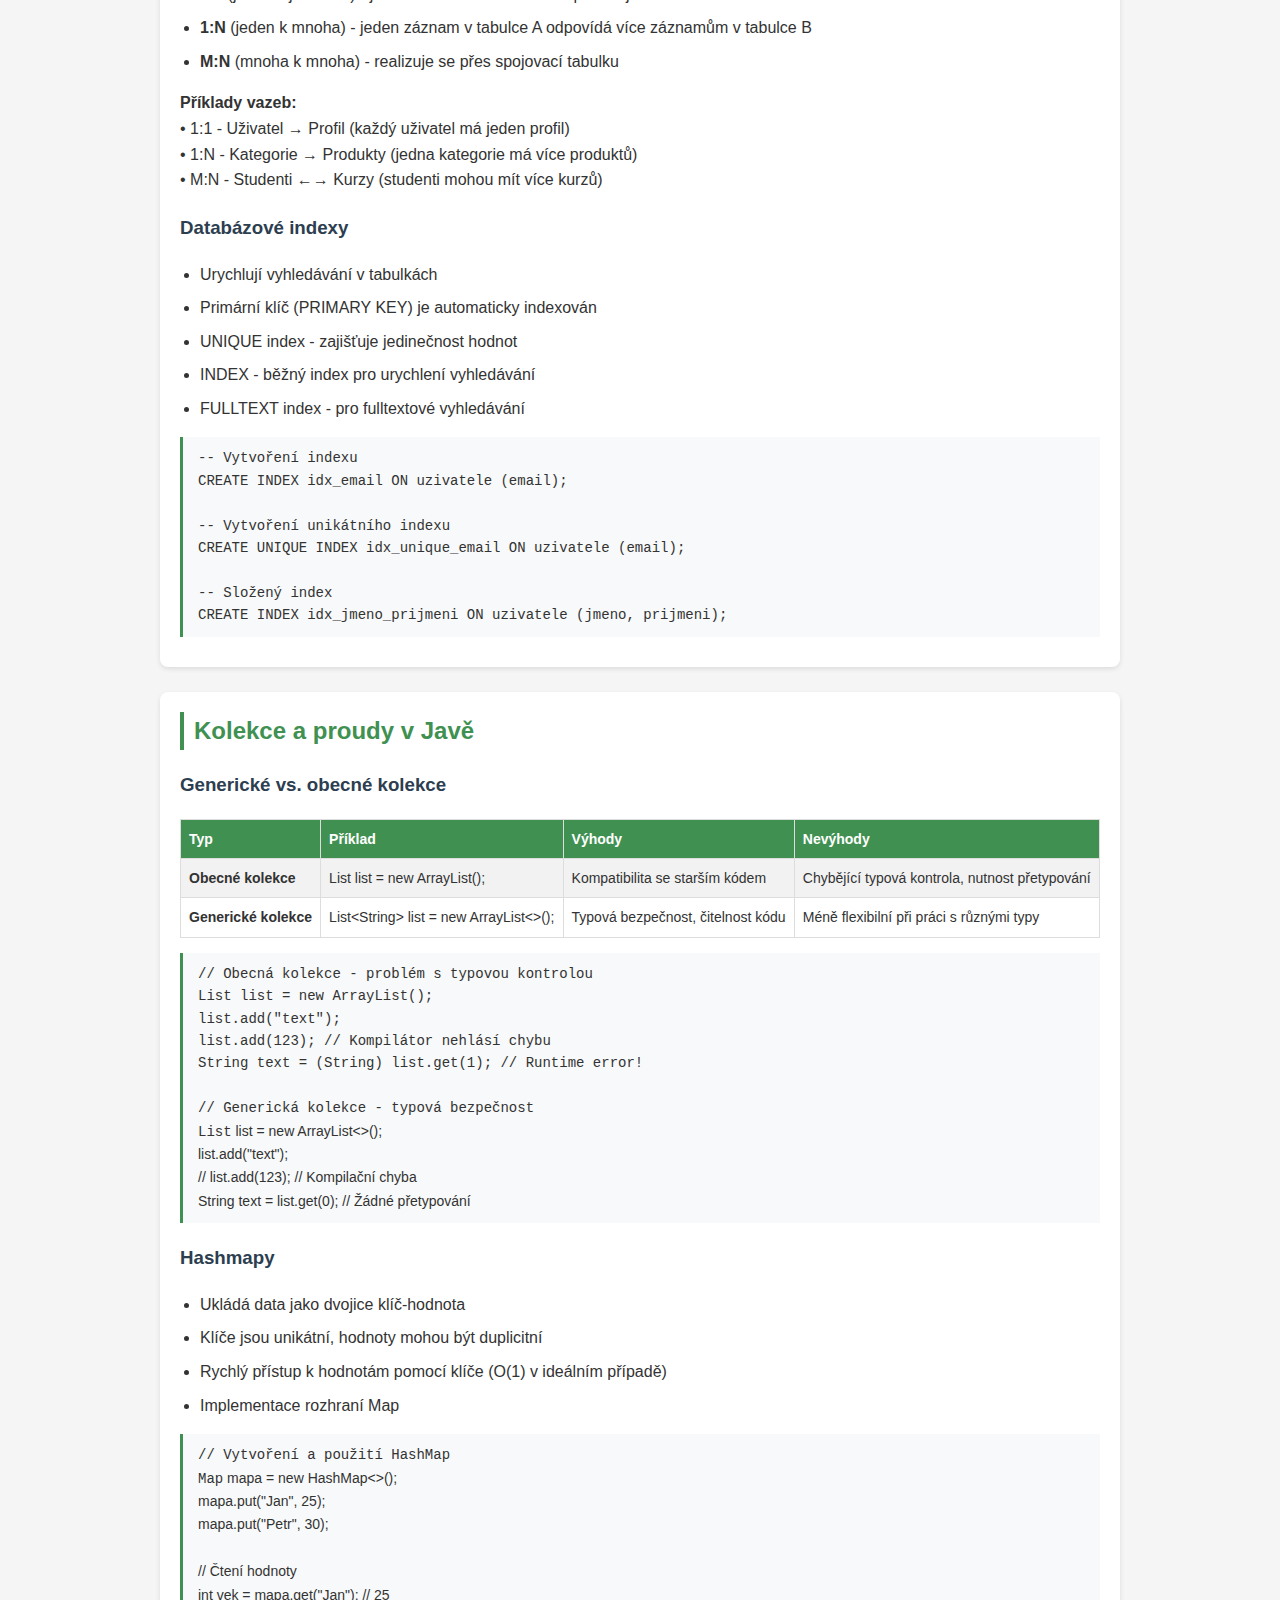
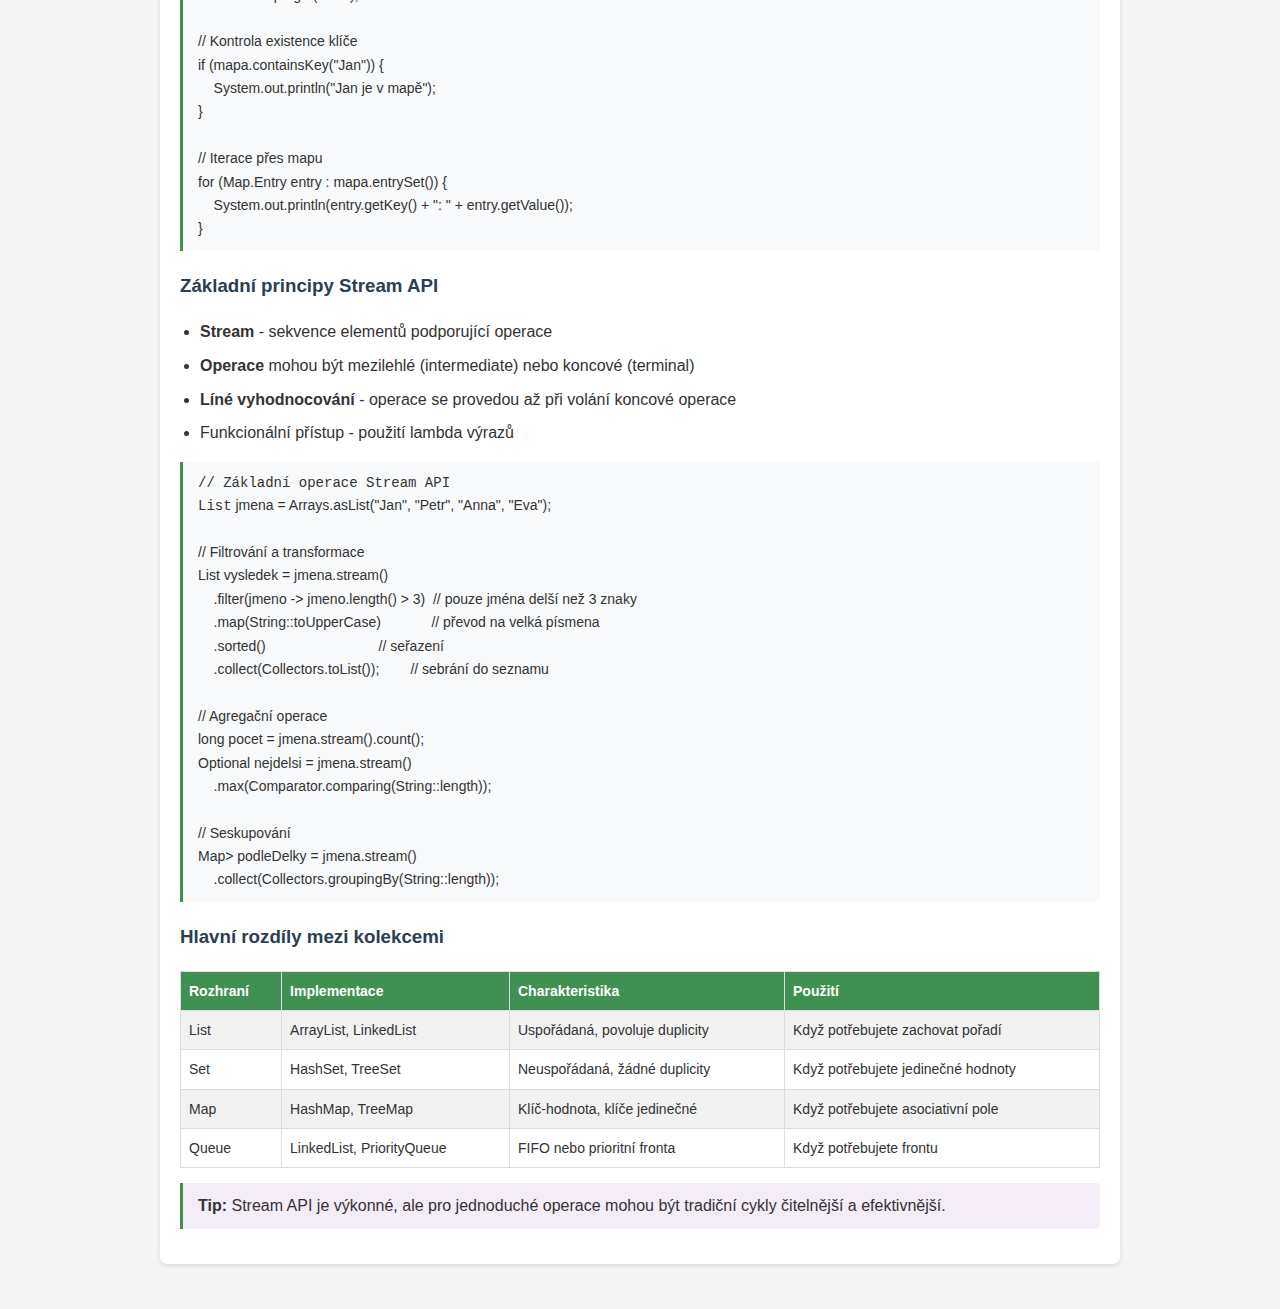
<file: mysql.html>
<!DOCTYPE html>
<html lang="cs">
<head>
    <meta charset="UTF-8">
    <meta name="viewport" content="width=device-width, initial-scale=1.0">
    <title>Tahák - MySQL a kolekce v Javě</title>
    <style>
        * {
            box-sizing: border-box;
            font-family: 'Segoe UI', Tahoma, Geneva, Verdana, sans-serif;
        }
        
        body {
            max-width: 1000px;
            margin: 0 auto;
            padding: 20px;
            background-color: #f5f5f5;
            color: #333;
            line-height: 1.6;
        }
        
        .nav-buttons {
            display: flex;
            justify-content: center;
            gap: 15px;
            margin-bottom: 30px;
            flex-wrap: wrap;
        }
        
        .nav-button {
            background-color: #409151;
            color: white;
            border: none;
            padding: 12px 20px;
            border-radius: 5px;
            cursor: pointer;
            font-size: 16px;
            font-weight: bold;
            text-decoration: none;
            transition: background-color 0.3s;
            text-align: center;
        }
        
        .nav-button:hover {
            background-color: #409151;
        }
        
        h1 {
            text-align: center;
            color: #2c3e50;
            margin-bottom: 30px;
            border-bottom: 2px solid #409151;
            padding-bottom: 10px;
        }
        
        .section {
            background-color: white;
            border-radius: 8px;
            padding: 20px;
            margin-bottom: 25px;
            box-shadow: 0 2px 5px rgba(0,0,0,0.1);
        }
        
        h2 {
            color: #409151;
            margin-top: 0;
            border-left: 4px solid #409151;
            padding-left: 10px;
        }
        
        h3 {
            color: #2c3e50;
            margin-top: 20px;
        }
        
        ul {
            padding-left: 20px;
        }
        
        li {
            margin-bottom: 8px;
        }
        
        .code {
            background-color: #f8f9fa;
            border-left: 3px solid #409151;
            padding: 10px 15px;
            margin: 10px 0;
            font-family: 'Courier New', monospace;
            white-space: pre-wrap;
            overflow-x: auto;
            font-size: 14px;
        }
        
        .tip {
            background-color: #f4ecf7;
            border-left: 3px solid #409151;
            padding: 10px 15px;
            margin: 15px 0;
            border-radius: 0 4px 4px 0;
        }
        
        .table {
            width: 100%;
            border-collapse: collapse;
            margin: 15px 0;
            font-size: 14px;
        }
        
        .table th, .table td {
            border: 1px solid #ddd;
            padding: 8px;
            text-align: left;
        }
        
        .table th {
            background-color: #409151;
            color: white;
        }
        
        .table tr:nth-child(even) {
            background-color: #f2f2f2;
        }
        
        .datatype {
            background-color: #e8f4f8;
            padding: 3px 6px;
            border-radius: 3px;
            font-family: 'Courier New', monospace;
        }
        
        .keyword {
            background-color: #409151;
            color: white;
            padding: 2px 6px;
            border-radius: 3px;
            font-weight: bold;
            font-family: 'Courier New', monospace;
        }
        
        .comparison {
            display: grid;
            grid-template-columns: 1fr 1fr;
            gap: 15px;
            margin: 15px 0;
        }
        
        .comparison-item {
            background-color: #f8f9fa;
            padding: 15px;
            border-radius: 5px;
            border-left: 3px solid #3498db;
        }
        
        @media print {
            body {
                background-color: white;
                padding: 0;
            }
            
            .nav-buttons {
                display: none;
            }
            
            .section {
                box-shadow: none;
                border: 1px solid #ddd;
                page-break-inside: avoid;
            }
            
            .tip {
                background-color: #f0f0f0;
            }
        }
        
        @media (max-width: 600px) {
            .nav-buttons {
                flex-direction: column;
                align-items: center;
            }
            
            .nav-button {
                width: 80%;
            }
            
            .comparison {
                grid-template-columns: 1fr;
            }
        }
    </style>
</head>
<body>
    <div class="nav-buttons" style="position: fixed; top: 40px; left: 0; flex-direction: column; align-items: flex-start; z-index: 1000; background: #f5f5f5; padding: 10px 0 10px 10px; border-radius: 0 8px 8px 0; box-shadow: 2px 2px 8px rgba(0,0,0,0.08);">
        <a href="index.html" class="nav-button" style="width: 150px;">Základy</a>
        <a href="oop.html" class="nav-button" style="width: 150px;">OOP</a>
        <a href="mysql.html" class="nav-button" style="width: 150px;">MySQL a Kolekce</a>
        <a href="bonus.html" class="nav-button" style="width: 150px;">Doplňkové okruhy</a>
    </div>
    <div style="margin-left:170px;"></div>

    <h1>Tahák - MySQL a kolekce v Javě</h1>
    
    <div class="section">
        <h2>MySQL</h2>
        
        <h3>CRUD operace</h3>
        <ul>
            <li><strong>CREATE (INSERT)</strong> - vkládání dat</li>
            <li><strong>READ (SELECT)</strong> - čtení dat</li>
            <li><strong>UPDATE</strong> - aktualizace dat</li>
            <li><strong>DELETE</strong> - mazání dat</li>
        </ul>
        
        <div class="code">-- INSERT - vložení záznamu
INSERT INTO uzivatele (jmeno, email) VALUES ('Jan', 'jan@email.cz');

-- SELECT - výběr dat
SELECT * FROM uzivatele WHERE id = 1;

-- UPDATE - aktualizace
UPDATE uzivatele SET jmeno = 'Petr' WHERE id = 1;

-- DELETE - smazání
DELETE FROM uzivatele WHERE id = 1;</div>
        
        <h3>Základní SQL funkce</h3>
        <ul>
            <li><strong>Agregační</strong>: COUNT(), SUM(), AVG(), MAX(), MIN()</li>
            <li><strong>Textové</strong>: CONCAT(), UPPER(), LOWER(), SUBSTRING()</li>
            <li><strong>Datum a čas</strong>: NOW(), CURDATE(), DATE_FORMAT()</li>
            <li><strong>Podmínky</strong>: IF(), CASE WHEN THEN ELSE END</li>
        </ul>
        
        <div class="code">-- Počet uživatelů
SELECT COUNT(*) FROM uzivatele;

-- Průměrný věk
SELECT AVG(vek) FROM uzivatele;

-- Spojení jména a příjmení
SELECT CONCAT(jmeno, ' ', prijmeni) AS cele_jmeno FROM uzivatele;</div>
        
        <h3>JOIN operace</h3>
        <ul>
            <li><strong>INNER JOIN</strong> - pouze odpovídající záznamy z obou tabulek</li>
            <li><strong>LEFT JOIN</strong> - všechny záznamy z levé tabulky + odpovídající z pravé</li>
            <li><strong>RIGHT JOIN</strong> - všechny záznamy z pravé tabulky + odpovídající z levé</li>
            <li><strong>FULL OUTER JOIN</strong> - všechny záznamy z obou tabulek (MySQL nepodporuje přímo)</li>
        </ul>
        
        <div class="code">-- INNER JOIN - uživatelé s objednávkami
SELECT u.jmeno, o.datum 
FROM uzivatele u
INNER JOIN objednavky o ON u.id = o.uzivatel_id;

-- LEFT JOIN - všichni uživatelé (i bez objednávek)
SELECT u.jmeno, o.datum 
FROM uzivatele u
LEFT JOIN objednavky o ON u.id = o.uzivatel_id;</div>
        
        <h3>Databázové vazby (relace)</h3>
        <ul>
            <li><strong>1:1</strong> (jeden k jednomu) - jeden záznam v tabulce A odpovídá jednomu záznamu v tabulce B</li>
            <li><strong>1:N</strong> (jeden k mnoha) - jeden záznam v tabulce A odpovídá více záznamům v tabulce B</li>
            <li><strong>M:N</strong> (mnoha k mnoha) - realizuje se přes spojovací tabulku</li>
        </ul>
        
        <div class="diagram">
            <strong>Příklady vazeb:</strong><br>
            • 1:1 - Uživatel → Profil (každý uživatel má jeden profil)<br>
            • 1:N - Kategorie → Produkty (jedna kategorie má více produktů)<br>
            • M:N - Studenti ←→ Kurzy (studenti mohou mít více kurzů)
        </div>
        
        <h3>Databázové indexy</h3>
        <ul>
            <li>Urychlují vyhledávání v tabulkách</li>
            <li>Primární klíč (PRIMARY KEY) je automaticky indexován</li>
            <li>UNIQUE index - zajišťuje jedinečnost hodnot</li>
            <li>INDEX - běžný index pro urychlení vyhledávání</li>
            <li>FULLTEXT index - pro fulltextové vyhledávání</li>
        </ul>
        
        <div class="code">-- Vytvoření indexu
CREATE INDEX idx_email ON uzivatele (email);

-- Vytvoření unikátního indexu
CREATE UNIQUE INDEX idx_unique_email ON uzivatele (email);

-- Složený index
CREATE INDEX idx_jmeno_prijmeni ON uzivatele (jmeno, prijmeni);</div>
    </div>
    
    <div class="section">
        <h2>Kolekce a proudy v Javě</h2>
        
        <h3>Generické vs. obecné kolekce</h3>
        
        <table class="table">
            <tr>
                <th>Typ</th>
                <th>Příklad</th>
                <th>Výhody</th>
                <th>Nevýhody</th>
            </tr>
            <tr>
                <td><strong>Obecné kolekce</strong></td>
                <td>List list = new ArrayList();</td>
                <td>Kompatibilita se starším kódem</td>
                <td>Chybějící typová kontrola, nutnost přetypování</td>
            </tr>
            <tr>
                <td><strong>Generické kolekce</strong></td>
                <td>List&lt;String&gt; list = new ArrayList&lt;&gt;();</td>
                <td>Typová bezpečnost, čitelnost kódu</td>
                <td>Méně flexibilní při práci s různými typy</td>
            </tr>
        </table>
        
        <div class="code">// Obecná kolekce - problém s typovou kontrolou
List list = new ArrayList();
list.add("text");
list.add(123); // Kompilátor nehlásí chybu
String text = (String) list.get(1); // Runtime error!

// Generická kolekce - typová bezpečnost
List<String> list = new ArrayList<>();
list.add("text");
// list.add(123); // Kompilační chyba
String text = list.get(0); // Žádné přetypování</div>
        
        <h3>Hashmapy</h3>
        <ul>
            <li>Ukládá data jako dvojice klíč-hodnota</li>
            <li>Klíče jsou unikátní, hodnoty mohou být duplicitní</li>
            <li>Rychlý přístup k hodnotám pomocí klíče (O(1) v ideálním případě)</li>
            <li>Implementace rozhraní Map</li>
        </ul>
        
        <div class="code">// Vytvoření a použití HashMap
Map<String, Integer> mapa = new HashMap<>();
mapa.put("Jan", 25);
mapa.put("Petr", 30);

// Čtení hodnoty
int vek = mapa.get("Jan"); // 25

// Kontrola existence klíče
if (mapa.containsKey("Jan")) {
    System.out.println("Jan je v mapě");
}

// Iterace přes mapu
for (Map.Entry<String, Integer> entry : mapa.entrySet()) {
    System.out.println(entry.getKey() + ": " + entry.getValue());
}</div>
        
        <h3>Základní principy Stream API</h3>
        <ul>
            <li><strong>Stream</strong> - sekvence elementů podporující operace</li>
            <li><strong>Operace</strong> mohou být mezilehlé (intermediate) nebo koncové (terminal)</li>
            <li><strong>Líné vyhodnocování</strong> - operace se provedou až při volání koncové operace</li>
            <li>Funkcionální přístup - použití lambda výrazů</li>
        </ul>
        
        <div class="code">// Základní operace Stream API
List<String> jmena = Arrays.asList("Jan", "Petr", "Anna", "Eva");

// Filtrování a transformace
List<String> vysledek = jmena.stream()
    .filter(jmeno -> jmeno.length() > 3)  // pouze jména delší než 3 znaky
    .map(String::toUpperCase)             // převod na velká písmena
    .sorted()                             // seřazení
    .collect(Collectors.toList());        // sebrání do seznamu

// Agregační operace
long pocet = jmena.stream().count();
Optional<String> nejdelsi = jmena.stream()
    .max(Comparator.comparing(String::length));

// Seskupování
Map<Integer, List<String>> podleDelky = jmena.stream()
    .collect(Collectors.groupingBy(String::length));</div>
        
        <h3>Hlavní rozdíly mezi kolekcemi</h3>
        
        <table class="table">
            <tr>
                <th>Rozhraní</th>
                <th>Implementace</th>
                <th>Charakteristika</th>
                <th>Použití</th>
            </tr>
            <tr>
                <td>List</td>
                <td>ArrayList, LinkedList</td>
                <td>Uspořádaná, povoluje duplicity</td>
                <td>Když potřebujete zachovat pořadí</td>
            </tr>
            <tr>
                <td>Set</td>
                <td>HashSet, TreeSet</td>
                <td>Neuspořádaná, žádné duplicity</td>
                <td>Když potřebujete jedinečné hodnoty</td>
            </tr>
            <tr>
                <td>Map</td>
                <td>HashMap, TreeMap</td>
                <td>Klíč-hodnota, klíče jedinečné</td>
                <td>Když potřebujete asociativní pole</td>
            </tr>
            <tr>
                <td>Queue</td>
                <td>LinkedList, PriorityQueue</td>
                <td>FIFO nebo prioritní fronta</td>
                <td>Když potřebujete frontu</td>
            </tr>
        </table>
        
        <div class="tip">
            <strong>Tip:</strong> Stream API je výkonné, ale pro jednoduché operace mohou být tradiční cykly čitelnější a efektivnější.
        </div>
    </div>
</body>
</html>
</file>
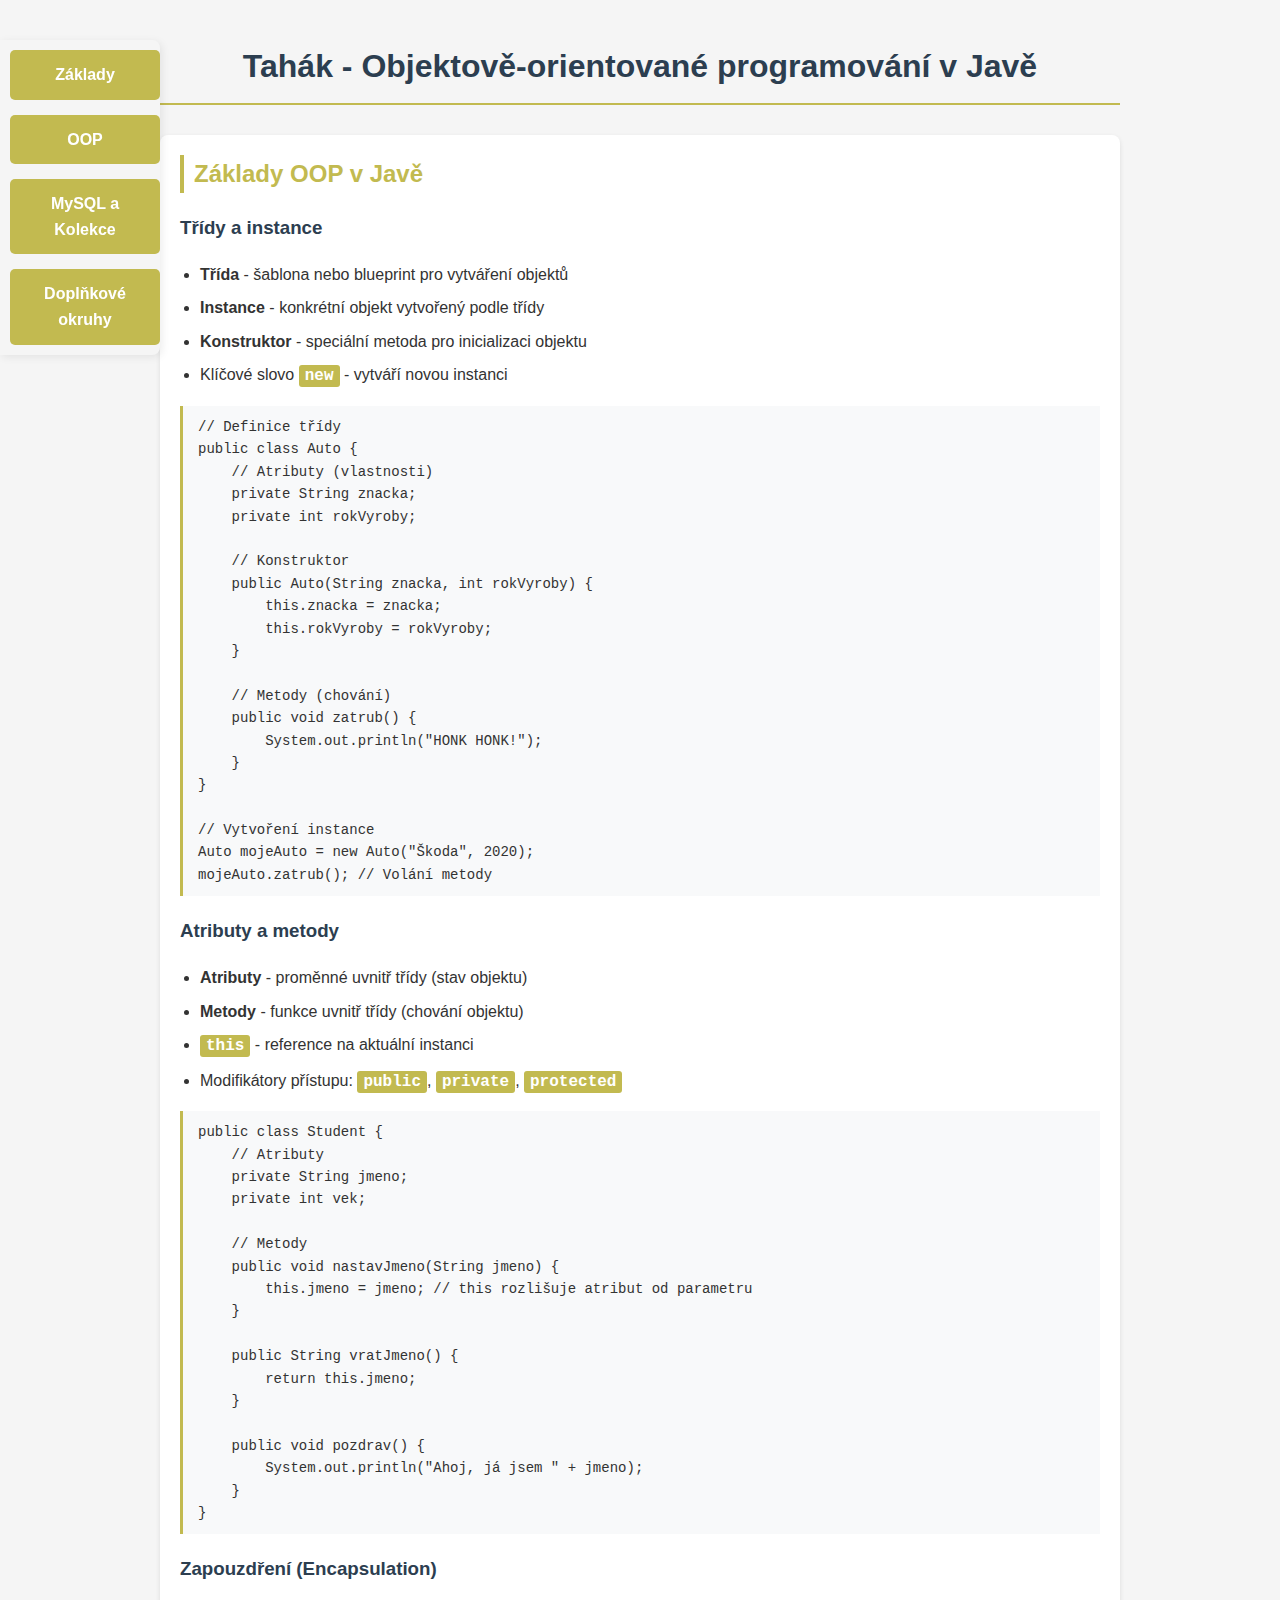
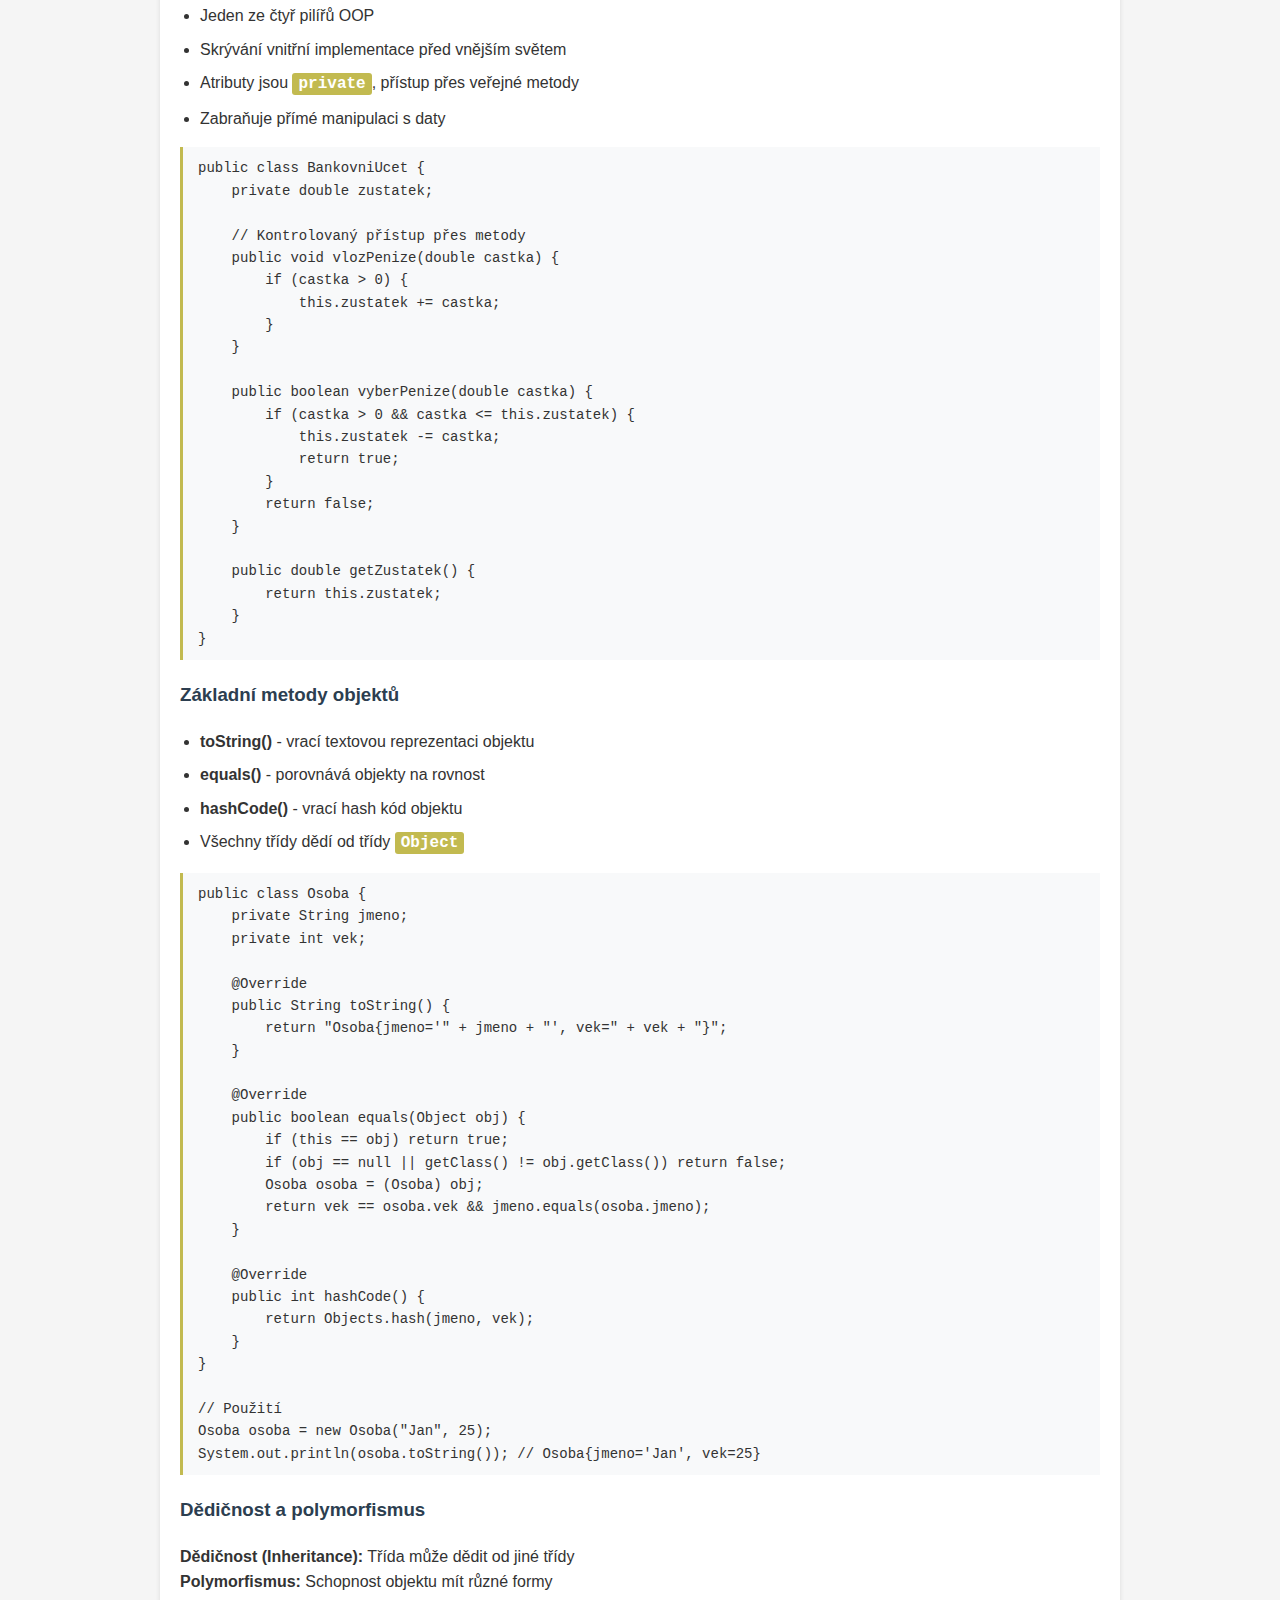
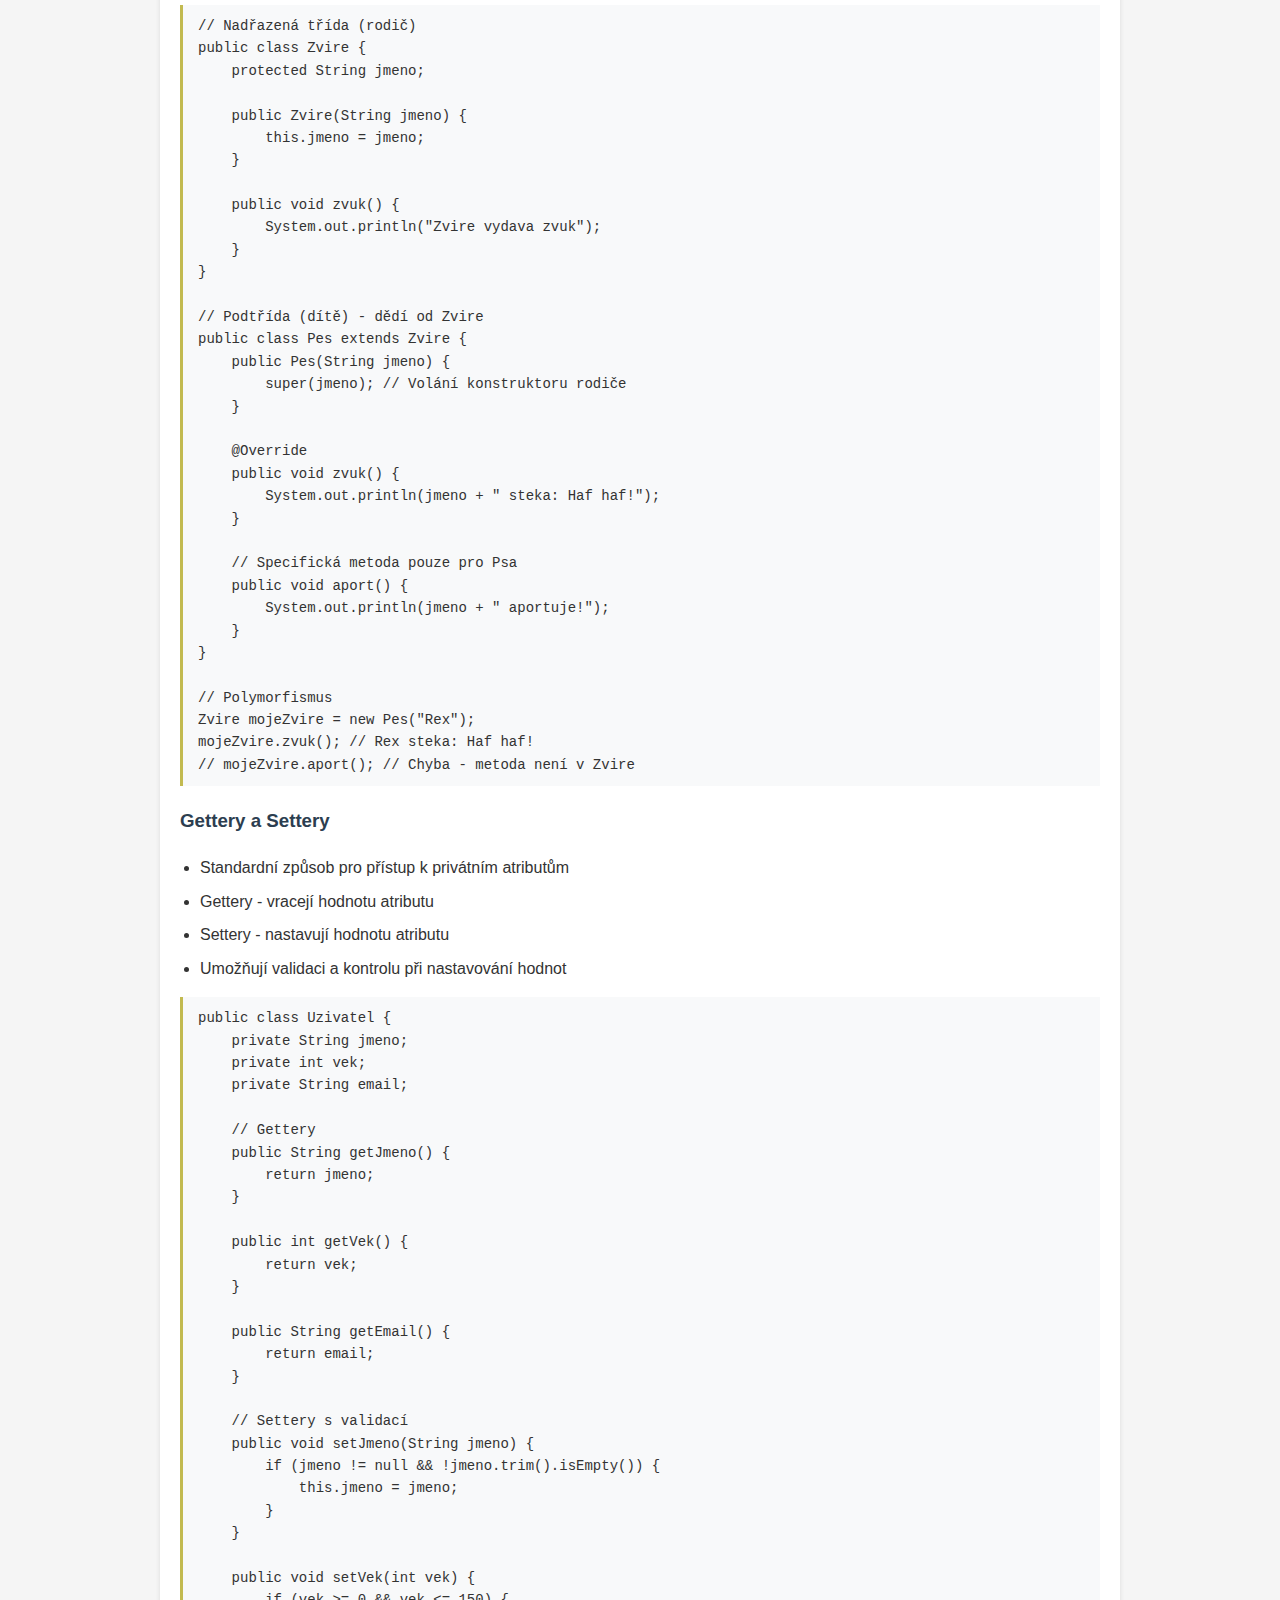
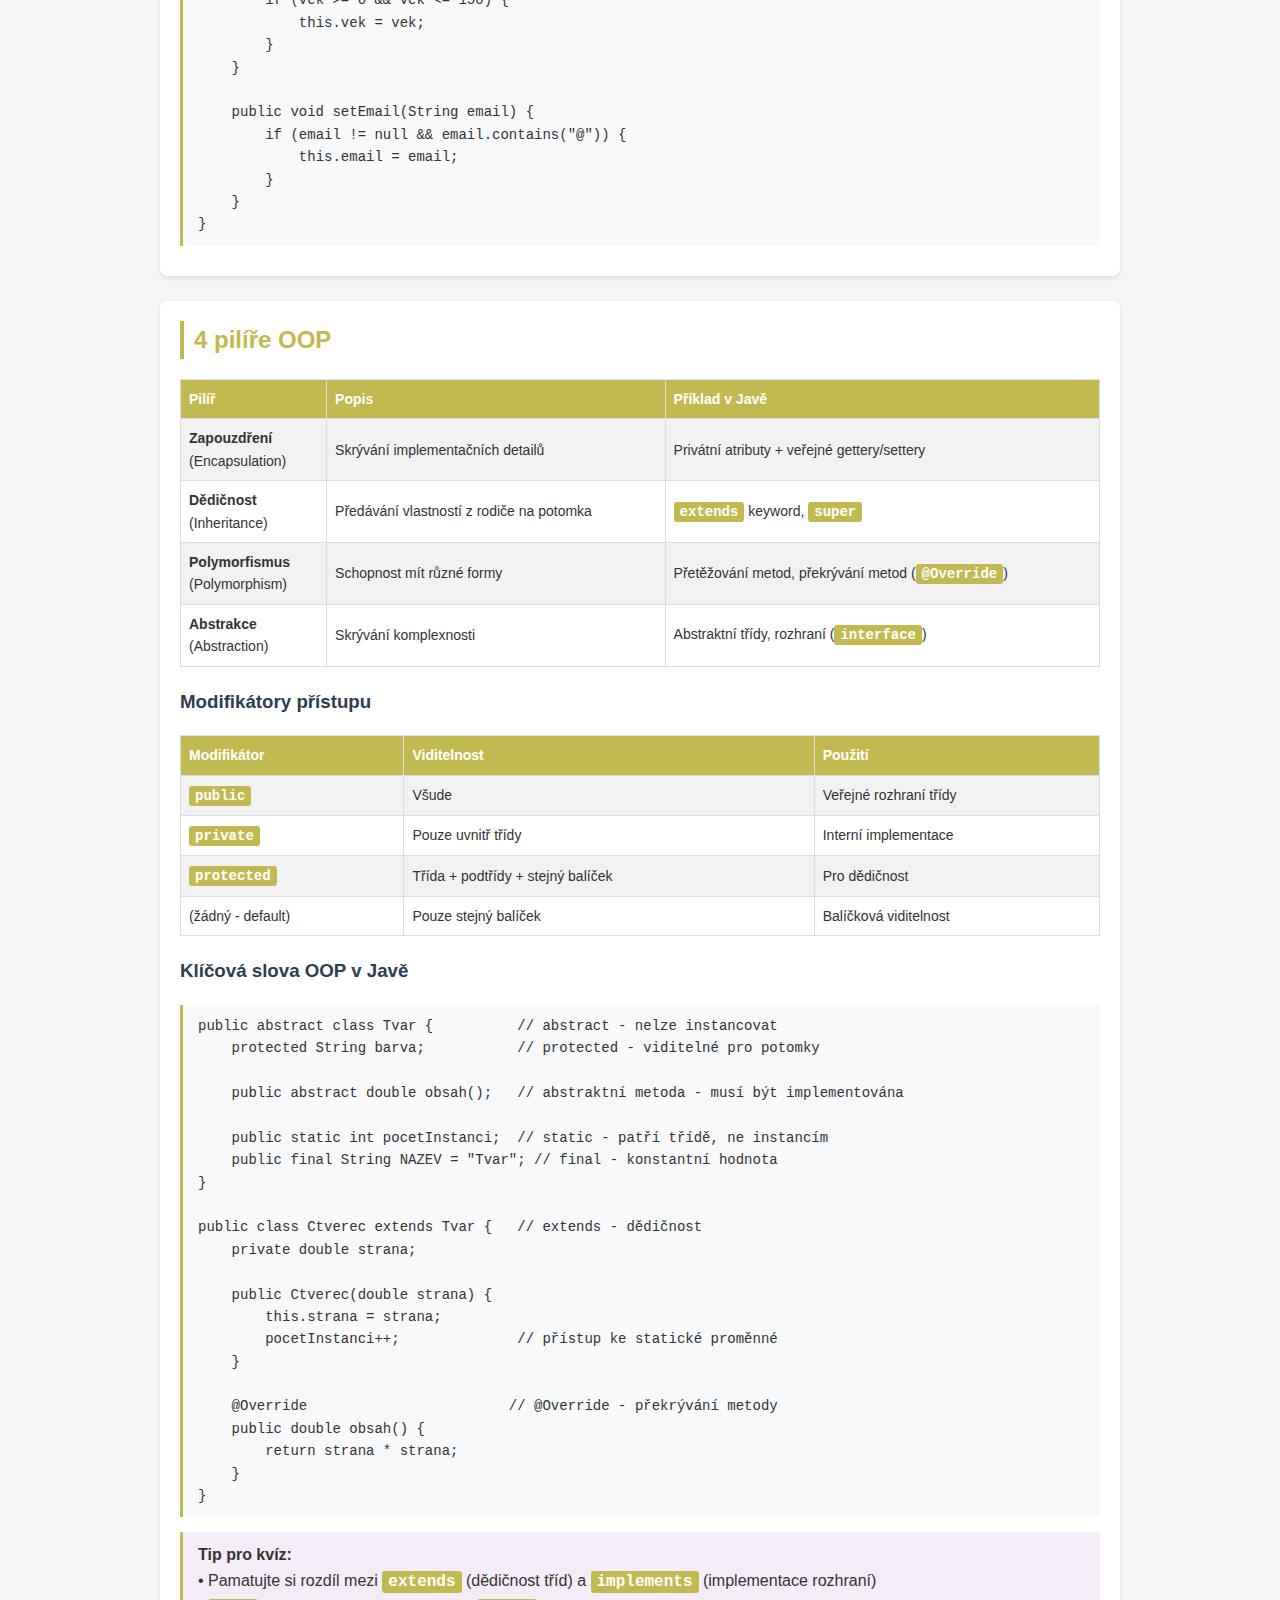
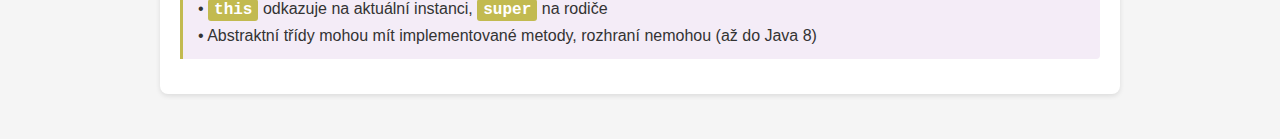
<file: oop.html>
<!DOCTYPE html>
<html lang="cs">
<head>
    <meta charset="UTF-8">
    <meta name="viewport" content="width=device-width, initial-scale=1.0">
    <title>Tahák - OOP v Javě</title>
        <style>
        * {
            box-sizing: border-box;
            font-family: 'Segoe UI', Tahoma, Geneva, Verdana, sans-serif;
        }
        
        body {
            max-width: 1000px;
            margin: 0 auto;
            padding: 20px;
            background-color: #f5f5f5;
            color: #333;
            line-height: 1.6;
        }
        
        .nav-buttons {
            display: flex;
            justify-content: center;
            gap: 15px;
            margin-bottom: 30px;
            flex-wrap: wrap;
        }
        
        .nav-button {
            background-color: #c2ba50;
            color: white;
            border: none;
            padding: 12px 20px;
            border-radius: 5px;
            cursor: pointer;
            font-size: 16px;
            font-weight: bold;
            text-decoration: none;
            transition: background-color 0.3s;
            text-align: center;
        }
        
        .nav-button:hover {
            background-color: #c2ba50;
        }
        
        h1 {
            text-align: center;
            color: #2c3e50;
            margin-bottom: 30px;
            border-bottom: 2px solid #c2ba50;
            padding-bottom: 10px;
        }
        
        .section {
            background-color: white;
            border-radius: 8px;
            padding: 20px;
            margin-bottom: 25px;
            box-shadow: 0 2px 5px rgba(0,0,0,0.1);
        }
        
        h2 {
            color: #c2ba50;
            margin-top: 0;
            border-left: 4px solid #c2ba50;
            padding-left: 10px;
        }
        
        h3 {
            color: #2c3e50;
            margin-top: 20px;
        }
        
        ul {
            padding-left: 20px;
        }
        
        li {
            margin-bottom: 8px;
        }
        
        .code {
            background-color: #f8f9fa;
            border-left: 3px solid #c2ba50;
            padding: 10px 15px;
            margin: 10px 0;
            font-family: 'Courier New', monospace;
            white-space: pre-wrap;
            overflow-x: auto;
            font-size: 14px;
        }
        
        .tip {
            background-color: #f4ecf7;
            border-left: 3px solid #c2ba50;
            padding: 10px 15px;
            margin: 15px 0;
            border-radius: 0 4px 4px 0;
        }
        
        .table {
            width: 100%;
            border-collapse: collapse;
            margin: 15px 0;
            font-size: 14px;
        }
        
        .table th, .table td {
            border: 1px solid #ddd;
            padding: 8px;
            text-align: left;
        }
        
        .table th {
            background-color: #c2ba50;
            color: white;
        }
        
        .table tr:nth-child(even) {
            background-color: #f2f2f2;
        }
        
        .datatype {
            background-color: #e8f4f8;
            padding: 3px 6px;
            border-radius: 3px;
            font-family: 'Courier New', monospace;
        }
        
        .keyword {
            background-color: #c2ba50;
            color: white;
            padding: 2px 6px;
            border-radius: 3px;
            font-weight: bold;
            font-family: 'Courier New', monospace;
        }
        
        .comparison {
            display: grid;
            grid-template-columns: 1fr 1fr;
            gap: 15px;
            margin: 15px 0;
        }
        
        .comparison-item {
            background-color: #f8f9fa;
            padding: 15px;
            border-radius: 5px;
            border-left: 3px solid #3498db;
        }
        
        @media print {
            body {
                background-color: white;
                padding: 0;
            }
            
            .nav-buttons {
                display: none;
            }
            
            .section {
                box-shadow: none;
                border: 1px solid #ddd;
                page-break-inside: avoid;
            }
            
            .tip {
                background-color: #f0f0f0;
            }
        }
        
        @media (max-width: 600px) {
            .nav-buttons {
                flex-direction: column;
                align-items: center;
            }
            
            .nav-button {
                width: 80%;
            }
            
            .comparison {
                grid-template-columns: 1fr;
            }
        }
    </style>
</head>
<body>
    <div class="nav-buttons" style="position: fixed; top: 40px; left: 0; flex-direction: column; align-items: flex-start; z-index: 1000; background: #f5f5f5; padding: 10px 0 10px 10px; border-radius: 0 8px 8px 0; box-shadow: 2px 2px 8px rgba(0,0,0,0.08);">
        <a href="index.html" class="nav-button" style="width: 150px;">Základy</a>
        <a href="oop.html" class="nav-button" style="width: 150px;">OOP</a>
        <a href="mysql.html" class="nav-button" style="width: 150px;">MySQL a Kolekce</a>
        <a href="bonus.html" class="nav-button" style="width: 150px;">Doplňkové okruhy</a>
    </div>
    <div style="margin-left:170px;"></div>
    <h1>Tahák - Objektově-orientované programování v Javě</h1>
    
    <div class="section">
        <h2>Základy OOP v Javě</h2>
        
        <h3>Třídy a instance</h3>
        <ul>
            <li><strong>Třída</strong> - šablona nebo blueprint pro vytváření objektů</li>
            <li><strong>Instance</strong> - konkrétní objekt vytvořený podle třídy</li>
            <li><strong>Konstruktor</strong> - speciální metoda pro inicializaci objektu</li>
            <li>Klíčové slovo <span class="keyword">new</span> - vytváří novou instanci</li>
        </ul>
        
        <div class="code">// Definice třídy
public class Auto {
    // Atributy (vlastnosti)
    private String znacka;
    private int rokVyroby;
    
    // Konstruktor
    public Auto(String znacka, int rokVyroby) {
        this.znacka = znacka;
        this.rokVyroby = rokVyroby;
    }
    
    // Metody (chování)
    public void zatrub() {
        System.out.println("HONK HONK!");
    }
}

// Vytvoření instance
Auto mojeAuto = new Auto("Škoda", 2020);
mojeAuto.zatrub(); // Volání metody</div>
        
        <h3>Atributy a metody</h3>
        <ul>
            <li><strong>Atributy</strong> - proměnné uvnitř třídy (stav objektu)</li>
            <li><strong>Metody</strong> - funkce uvnitř třídy (chování objektu)</li>
            <li><span class="keyword">this</span> - reference na aktuální instanci</li>
            <li>Modifikátory přístupu: <span class="keyword">public</span>, <span class="keyword">private</span>, <span class="keyword">protected</span></li>
        </ul>
        
        <div class="code">public class Student {
    // Atributy
    private String jmeno;
    private int vek;
    
    // Metody
    public void nastavJmeno(String jmeno) {
        this.jmeno = jmeno; // this rozlišuje atribut od parametru
    }
    
    public String vratJmeno() {
        return this.jmeno;
    }
    
    public void pozdrav() {
        System.out.println("Ahoj, já jsem " + jmeno);
    }
}</div>
        
        <h3>Zapouzdření (Encapsulation)</h3>
        <ul>
            <li>Jeden ze čtyř pilířů OOP</li>
            <li>Skrývání vnitřní implementace před vnějším světem</li>
            <li>Atributy jsou <span class="keyword">private</span>, přístup přes veřejné metody</li>
            <li>Zabraňuje přímé manipulaci s daty</li>
        </ul>
        
        <div class="code">public class BankovniUcet {
    private double zustatek;
    
    // Kontrolovaný přístup přes metody
    public void vlozPenize(double castka) {
        if (castka > 0) {
            this.zustatek += castka;
        }
    }
    
    public boolean vyberPenize(double castka) {
        if (castka > 0 && castka <= this.zustatek) {
            this.zustatek -= castka;
            return true;
        }
        return false;
    }
    
    public double getZustatek() {
        return this.zustatek;
    }
}</div>
        
        <h3>Základní metody objektů</h3>
        <ul>
            <li><strong>toString()</strong> - vrací textovou reprezentaci objektu</li>
            <li><strong>equals()</strong> - porovnává objekty na rovnost</li>
            <li><strong>hashCode()</strong> - vrací hash kód objektu</li>
            <li>Všechny třídy dědí od třídy <span class="keyword">Object</span></li>
        </ul>
        
        <div class="code">public class Osoba {
    private String jmeno;
    private int vek;
    
    @Override
    public String toString() {
        return "Osoba{jmeno='" + jmeno + "', vek=" + vek + "}";
    }
    
    @Override
    public boolean equals(Object obj) {
        if (this == obj) return true;
        if (obj == null || getClass() != obj.getClass()) return false;
        Osoba osoba = (Osoba) obj;
        return vek == osoba.vek && jmeno.equals(osoba.jmeno);
    }
    
    @Override
    public int hashCode() {
        return Objects.hash(jmeno, vek);
    }
}

// Použití
Osoba osoba = new Osoba("Jan", 25);
System.out.println(osoba.toString()); // Osoba{jmeno='Jan', vek=25}</div>
        
        <h3>Dědičnost a polymorfismus</h3>
        
        <div class="principle">
            <strong>Dědičnost (Inheritance):</strong> Třída může dědit od jiné třídy<br>
            <strong>Polymorfismus:</strong> Schopnost objektu mít různé formy
        </div>
        
        <div class="code">// Nadřazená třída (rodič)
public class Zvire {
    protected String jmeno;
    
    public Zvire(String jmeno) {
        this.jmeno = jmeno;
    }
    
    public void zvuk() {
        System.out.println("Zvire vydava zvuk");
    }
}

// Podtřída (dítě) - dědí od Zvire
public class Pes extends Zvire {
    public Pes(String jmeno) {
        super(jmeno); // Volání konstruktoru rodiče
    }
    
    @Override
    public void zvuk() {
        System.out.println(jmeno + " steka: Haf haf!");
    }
    
    // Specifická metoda pouze pro Psa
    public void aport() {
        System.out.println(jmeno + " aportuje!");
    }
}

// Polymorfismus
Zvire mojeZvire = new Pes("Rex");
mojeZvire.zvuk(); // Rex steka: Haf haf!
// mojeZvire.aport(); // Chyba - metoda není v Zvire</div>
        
        <h3>Gettery a Settery</h3>
        <ul>
            <li>Standardní způsob pro přístup k privátním atributům</li>
            <li>Gettery - vracejí hodnotu atributu</li>
            <li>Settery - nastavují hodnotu atributu</li>
            <li>Umožňují validaci a kontrolu při nastavování hodnot</li>
        </ul>
        
        <div class="code">public class Uzivatel {
    private String jmeno;
    private int vek;
    private String email;
    
    // Gettery
    public String getJmeno() {
        return jmeno;
    }
    
    public int getVek() {
        return vek;
    }
    
    public String getEmail() {
        return email;
    }
    
    // Settery s validací
    public void setJmeno(String jmeno) {
        if (jmeno != null && !jmeno.trim().isEmpty()) {
            this.jmeno = jmeno;
        }
    }
    
    public void setVek(int vek) {
        if (vek >= 0 && vek <= 150) {
            this.vek = vek;
        }
    }
    
    public void setEmail(String email) {
        if (email != null && email.contains("@")) {
            this.email = email;
        }
    }
}</div>
    </div>
    
    <div class="section">
        <h2>4 pilíře OOP</h2>
        
        <table class="table">
            <tr>
                <th>Pilíř</th>
                <th>Popis</th>
                <th>Příklad v Javě</th>
            </tr>
            <tr>
                <td><strong>Zapouzdření</strong><br>(Encapsulation)</td>
                <td>Skrývání implementačních detailů</td>
                <td>Privátní atributy + veřejné gettery/settery</td>
            </tr>
            <tr>
                <td><strong>Dědičnost</strong><br>(Inheritance)</td>
                <td>Předávání vlastností z rodiče na potomka</td>
                <td><span class="keyword">extends</span> keyword, <span class="keyword">super</span></td>
            </tr>
            <tr>
                <td><strong>Polymorfismus</strong><br>(Polymorphism)</td>
                <td>Schopnost mít různé formy</td>
                <td>Přetěžování metod, překrývání metod (<span class="keyword">@Override</span>)</td>
            </tr>
            <tr>
                <td><strong>Abstrakce</strong><br>(Abstraction)</td>
                <td>Skrývání komplexnosti</td>
                <td>Abstraktní třídy, rozhraní (<span class="keyword">interface</span>)</td>
            </tr>
        </table>
        
        <h3>Modifikátory přístupu</h3>
        
        <table class="table">
            <tr>
                <th>Modifikátor</th>
                <th>Viditelnost</th>
                <th>Použití</th>
            </tr>
            <tr>
                <td><span class="keyword">public</span></td>
                <td>Všude</td>
                <td>Veřejné rozhraní třídy</td>
            </tr>
            <tr>
                <td><span class="keyword">private</span></td>
                <td>Pouze uvnitř třídy</td>
                <td>Interní implementace</td>
            </tr>
            <tr>
                <td><span class="keyword">protected</span></td>
                <td>Třída + podtřídy + stejný balíček</td>
                <td>Pro dědičnost</td>
            </tr>
            <tr>
                <td>(žádný - default)</td>
                <td>Pouze stejný balíček</td>
                <td>Balíčková viditelnost</td>
            </tr>
        </table>
        
        <h3>Klíčová slova OOP v Javě</h3>
        
        <div class="code">public abstract class Tvar {          // abstract - nelze instancovat
    protected String barva;           // protected - viditelné pro potomky
    
    public abstract double obsah();   // abstraktní metoda - musí být implementována
    
    public static int pocetInstanci;  // static - patří třídě, ne instancím
    public final String NAZEV = "Tvar"; // final - konstantní hodnota
}

public class Ctverec extends Tvar {   // extends - dědičnost
    private double strana;
    
    public Ctverec(double strana) {
        this.strana = strana;
        pocetInstanci++;              // přístup ke statické proměnné
    }
    
    @Override                        // @Override - překrývání metody
    public double obsah() {
        return strana * strana;
    }
}</div>
        
        <div class="tip">
            <strong>Tip pro kvíz:</strong><br>
            • Pamatujte si rozdíl mezi <span class="keyword">extends</span> (dědičnost tříd) a <span class="keyword">implements</span> (implementace rozhraní)<br>
            • <span class="keyword">this</span> odkazuje na aktuální instanci, <span class="keyword">super</span> na rodiče<br>
            • Abstraktní třídy mohou mít implementované metody, rozhraní nemohou (až do Java 8)
        </div>
    </div>
</body>
</html>
</file>
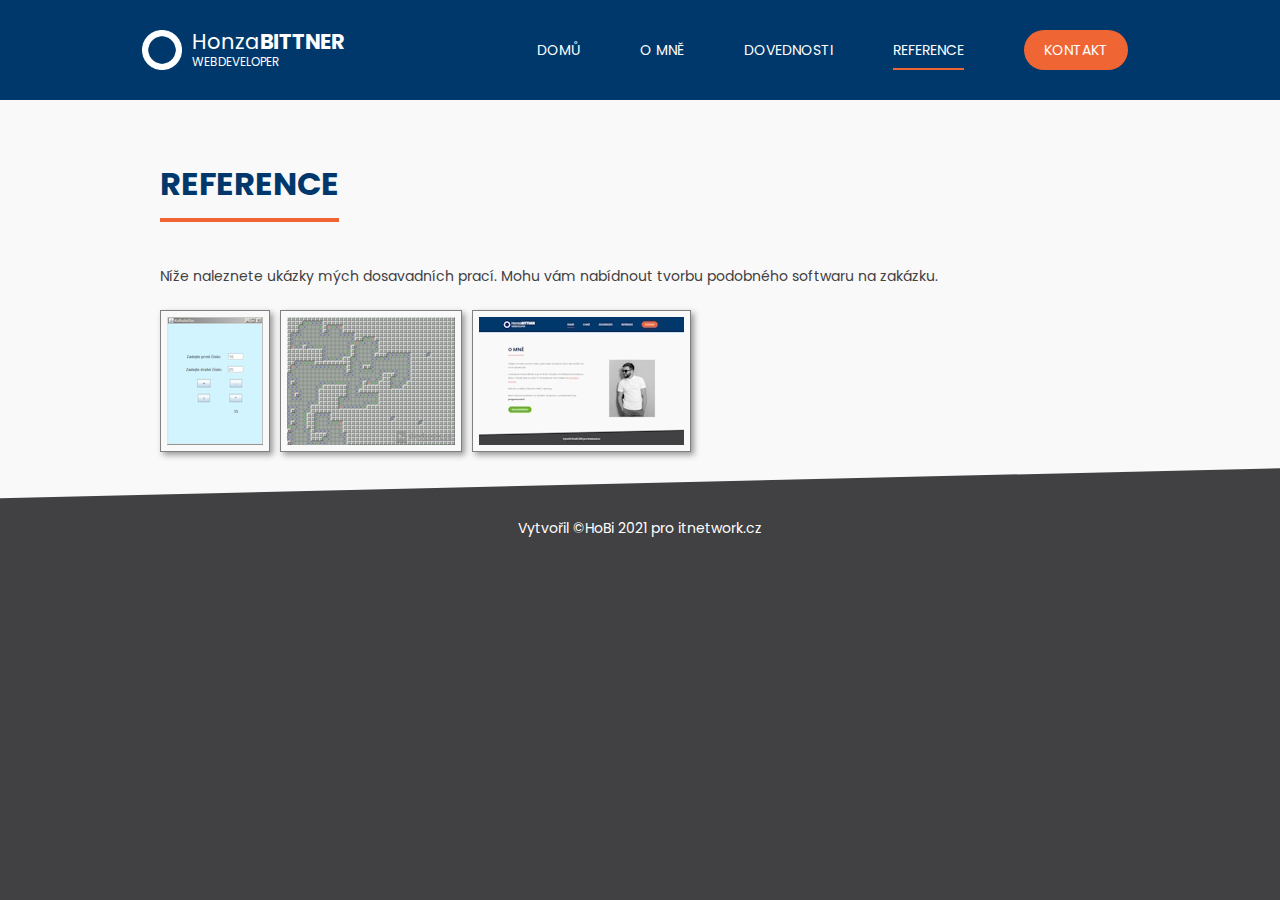
<file: reference.html>
<!DOCTYPE html>
<html lang="cs-cz">

<head>
    <meta charset="utf-8" />
    <meta name="description" content="Aplikace od HoBiho." />
    <meta name="keywords" content="aplikace, programátor, HoBi, reference" />
    <meta name="author" content="HoBi" />
    <link rel="shortcut icon" href="obrazky/ikona.ico" />
    <link rel="stylesheet" href="styl.css" type="text/css" />
    <title>Reference</title>
    <link rel="stylesheet" href="css/lightbox.min.css" type="text/css" media="screen" />
    <script src="js/lightbox-plus-jquery.min.js"></script>
    <script src="js/lightbox.min.js"></script>
    <link rel="preconnect" href="https://fonts.googleapis.com">
    <link rel="preconnect" href="https://fonts.gstatic.com" crossorigin>
    <link href="https://fonts.googleapis.com/css2?family=Poppins:ital,wght@0,100;0,200;0,300;0,400;0,500;0,600;0,700;0,800;0,900;1,100;1,200;1,300;1,400;1,500;1,600;1,700;1,800;1,900&display=swap" rel="stylesheet">
   
</head>

<body>
    <header>
        <div id="logo"><h1>Honza<span>Bittner</span></h1><small>webdeveloper</small></div>
        <nav>
            <ul>
                <li><a href="index.html">Domů</a></li>
                <li><a href="omne.html">O mně</a></li>
                <li><a href="dovednosti.html">Dovednosti</a></li>
                <li class="aktivni"><a href="reference.html">Reference</a></li>
                <li><a class="kontakt-tlacitko" href="kontakt.html">Kontakt</a></li>
            </ul>
        </nav>
    </header>

    <article>
            <header>
                <h1>Reference</h1>
            </header>

            <section>
                <p>Níže naleznete ukázky mých dosavadních prací. Mohu vám nabídnout tvorbu podobného softwaru na zakázku.</p>

            <div id="reference">
                <a href="obrazky/kalkulacka_java.png" title="Kalkulačka v Javě" rel="lightbox[reference]">
                    <img src="obrazky/kalkulacka_java_nahled.png" alt="Kalkulačka v Javě" />
                </a>
                <a href="obrazky/miny_pascal.png" title="Miny v Pascalu" rel="lightbox[reference]">
                    <img src="obrazky/miny_pascal_nahled.png" alt="Miny v Pascalu" />
                </a>
                <a href="obrazky/hobi_web.jpg" title="Web v HTML a CSS" rel="lightbox[reference]">
                    <img src="obrazky/hobi_web_nahled.jpg" alt="Web v HTML a CSS" />
                </a>
            </div>
            
            </section>
    </article>

    <footer>
        Vytvořil &copy;HoBi 2021 pro <a href="https://itnetwork.cz">itnetwork.cz</a>
    </footer>
</body>
</html>
</file>
<file: css/main.css>
/* ------------------------------------------------------------------------------
	Template Name: Flosix
	Author: Designstub
	Author URI: http://www.designstub.com
	License: GNU General Public License version 3.0
	License URI: http://www.gnu.org/licenses/gpl-3.0.html
	Version: 1.0

/* ------------------------------------------------------------------------------
	Typography
-------------------------------------------------------------------------------*/

@import url(http://fonts.googleapis.com/css?family=Cutive%20Mono:400);
p {
	font-size: 14px;
	line-height: 22.4px;
	color: #6c7279;
}
h1 {
	font-size: 65px;
	color: #2d3033;
}
h2 {
	font-size: 40px;
	color: #2d3033;
}
h3 {
	font-size: 28px;
	color: #2d3033;
	font-weight: 300;
}
h4 {
	font-size: 22px;
	color: #2d3033;
	font-weight: 400;
}
h5 {
	font-size: 14px;
	color: #2d3033;
	font-weight: 700;
}
.btn {
	background-color: #333;
	margin: 40px;
	color: #fff;
	font-size: 15px;
	font-weight: 600;
	letter-spacing: 1px;
	border-radius: 0px;
	padding: 3%;
	display: inline-block;
	text-transform: uppercase;
}
.btn:hover, .btn:focus {
	background-color: #000;
	color: #fff;
}
.btn-large {
	padding: 15px 40px;
}
/* ------------------------------------------------------------------------------
	Global Styles
-------------------------------------------------------------------------------*/
a {
	color: #e84545;
}
a:hover, a:focus {
	text-decoration: none;
	-moz-transition: background-color, color, 0.3s;
	-o-transition: background-color, color, 0.3s;
	-webkit-transition: background-color, color, 0.3s;
	transition: background-color, color, 0.3s;
}
body {
	font-family: "Cutive Mono";
	font-weight: 400;
	color: #fff;
}
ul, ol {
	margin: 0;
	padding: 0;
}
ul li {
	list-style: none;
}
.section {
	padding: 50px 0;
}
.no-padding {
	padding: 0;
}
.no-gutter [class*=col-] {
	padding-right: 0;
	padding-left: 0;
}
.extra-padding {
	margin: 60px 0 0 100px;
}
/* ------------------------------------------------------------------------------
	 Header
-------------------------------------------------------------------------------*/
#header {
	position: fixed;
	width: 100%;
	z-index: 999;
}
#header .header-content {
	margin: 0 auto;
	padding: 60px 10%;
	width: 100%;
	-moz-transition: padding 0.3s;
	-o-transition: padding 0.3s;
	-webkit-transition: padding 0.3s;
	transition: padding 0.3s;
}
#header .logo {
	float: left;
}
#header.fixed {
	background-color: rgba(255, 255, 255, 1);
}
#header.fixed .header-content {
	border-bottom: 0;
	padding: 25px 10%;
}
#header.fixed .nav-toggle {
	top: 18px;
}
.navigation.open {
	opacity: 0.9;
	visibility: visible;
	-moz-transition: opacity 0.5s;
	-o-transition: opacity 0.5s;
	-webkit-transition: opacity 0.5s;
	transition: opacity 0.5s;
}
.navigation {
	float: right;
}
.navigation li {
	display: inline-block;
}
.navigation, .navigation a {
	color: rgba(0, 0, 0, 1);
	font-size: 16px;
	margin-left: 40px;
	letter-spacing: -1px;
}
.navigation a:hover, .navigation a.active {
	color: #000;
}
.nav-toggle {
	display: none;
	height: 44px;
	overflow: hidden;
	position: fixed;
	right: 5%;
	text-indent: 100%;
	top: 32px;
	white-space: nowrap;
	width: 44px;
	z-index: 99999;
	-moz-transition: all 0.3s;
	-o-transition: all 0.3s;
	-webkit-transition: all 0.3s;
	transition: all 0.3s;
}
.nav-toggle:before, .nav-toggle:after {
	border-radius: 50%;
	content: "";
	height: 100%;
	left: 0;
	position: absolute;
	top: 0;
	width: 100%;
	-moz-transform: translateZ(0);
	-ms-transform: translateZ(0);
	-webkit-transform: translateZ(0);
	transform: translateZ(0);
	-moz-backface-visibility: hidden;
	-webkit-backface-visibility: hidden;
	backface-visibility: hidden;
	-moz-transition-property: -moz-transform;
	-o-transition-property: -o-transform;
	-webkit-transition-property: -webkit-transform;
	transition-property: transform;
}
.nav-toggle:before {
	background-color: #333;
	-moz-transform: scale(1);
	-ms-transform: scale(1);
	-webkit-transform: scale(1);
	transform: scale(1);
	-moz-transition-duration: 0.3s;
	-o-transition-duration: 0.3s;
	-webkit-transition-duration: 0.3s;
	transition-duration: 0.3s;
}
.nav-toggle:after {
	background-color: #000;
	-moz-transform: scale(0);
	-ms-transform: scale(0);
	-webkit-transform: scale(0);
	transform: scale(0);
	-moz-transition-duration: 0s;
	-o-transition-duration: 0s;
	-webkit-transition-duration: 0s;
	transition-duration: 0s;
}
.nav-toggle span {
	background-color: #fff;
	bottom: auto;
	display: inline-block;
	height: 3px;
	left: 50%;
	position: absolute;
	right: auto;
	top: 50%;
	width: 18px;
	z-index: 10;
	-moz-transform: translateX(-50%) translateY(-50%);
	-ms-transform: translateX(-50%) translateY(-50%);
	-webkit-transform: translateX(-50%) translateY(-50%);
	transform: translateX(-50%) translateY(-50%);
}
.nav-toggle span:before, .nav-toggle span:after {
	background-color: #fff;
	content: "";
	height: 100%;
	position: absolute;
	right: 0;
	top: 0;
	width: 100%;
	-moz-transform: translateZ(0);
	-ms-transform: translateZ(0);
	-webkit-transform: translateZ(0);
	transform: translateZ(0);
	-moz-backface-visibility: hidden;
	-webkit-backface-visibility: hidden;
	backface-visibility: hidden;
	-moz-transition: -moz-transform 0.3s;
	-o-transition: -o-transform 0.3s;
	-webkit-transition: -webkit-transform 0.3s;
	transition: transform 0.3s;
}
.nav-toggle span:before {
	-moz-transform: translateY(-6px) rotate(0deg);
	-ms-transform: translateY(-6px) rotate(0deg);
	-webkit-transform: translateY(-6px) rotate(0deg);
	transform: translateY(-6px) rotate(0deg);
}
.nav-toggle span:after {
	-moz-transform: translateY(6px) rotate(0deg);
	-ms-transform: translateY(6px) rotate(0deg);
	-webkit-transform: translateY(6px) rotate(0deg);
	transform: translateY(6px) rotate(0deg);
}
.nav-toggle.close-nav:before {
	-moz-transform: scale(0);
	-ms-transform: scale(0);
	-webkit-transform: scale(0);
	transform: scale(0);
}
.nav-toggle.close-nav:after {
	-moz-transform: scale(1);
	-ms-transform: scale(1);
	-webkit-transform: scale(1);
	transform: scale(1);
}
.nav-toggle.close-nav span {
	background-color: rgba(255, 255, 255, 0);
}
.nav-toggle.close-nav span:before, .nav-toggle.close-nav span:after {
	background-color: #fff;
}
.nav-toggle.close-nav span:before {
	-moz-transform: translateY(0) rotate(45deg);
	-ms-transform: translateY(0) rotate(45deg);
	-webkit-transform: translateY(0) rotate(45deg);
	transform: translateY(0) rotate(45deg);
}
.nav-toggle.close-nav span:after {
	-moz-transform: translateY(0) rotate(-45deg);
	-ms-transform: translateY(0) rotate(-45deg);
	-webkit-transform: translateY(0) rotate(-45deg);
	transform: translateY(0) rotate(-45deg);
}
/* ------------------------------------------------------------------------------
	 Hero content
-------------------------------------------------------------------------------*/
.hero {
	margin-top: 10%;
}
.hero-content {
}
.hero h1 {
	font-size: 48px;
	text-transform: uppercase;
}
.hero h4 {
	font-weight: 400;
}
.hero p {
	padding-top: 20px;
}
/* ------------------------------------------------------------------------------
	 Portfolio
-------------------------------------------------------------------------------*/
#portfolio .portfolio-item {
	right: 0;
	margin: 0 0 20px;
	padding: 0 10px;
}
#portfolio .portfolio-item .portfolio-link {
	display: block;
	position: relative;
	margin: 0 auto;
}
#portfolio .portfolio-item .portfolio-link .caption {
	position: absolute;
	width: 100%;
	height: 100%;
	opacity: 0;
	background: rgba(58,54,54,.9);
	-webkit-transition: all ease .5s;
	-moz-transition: all ease .5s;
	transition: all ease .5s;
}
#portfolio .portfolio-item .portfolio-link .caption:hover {
	opacity: 1;
}
#portfolio .portfolio-item .portfolio-link .caption .caption-content {
	position: absolute;
	top: 50%;
	width: 100%;
	height: 20px;
	margin-top: -12px;
	text-align: center;
	font-size: 20px;
	color: #fff;
}
#portfolio .portfolio-item .portfolio-link .caption .caption-content i {
	margin-top: -12px;
}
#portfolio .portfolio-item .portfolio-link .caption .caption-content h3 {
	margin: 0;
	color: #e9eaed;
	font-size: 17px;
	letter-spacing: 4px;
	text-transform: uppercase;
}
#portfolio .portfolio-item .portfolio-link .caption .caption-content h4 {
	margin: 10px 0;
	color: #e9eaed;
	font-size: 12px;
	letter-spacing: 2px;
	text-transform: uppercase;
}
#portfolio * {
	z-index: 2;
}
/* ------------------------------------------------------------------------------
	 Service
-------------------------------------------------------------------------------*/
.service {
	margin-bottom: 50px;
}
.service h4 {
	font-size: 19px;
	color: #000;
	font-weight: 400;
	text-transform: uppercase;
}
.service-content {
	margin-top: 30px;
}
.service .icon {
	color: #a1a4a8;
	font-size: 48px;
}
.service-content h5 {
	text-transform: uppercase;
	font-weight: 400;
	color: #000;
}
/* ------------------------------------------------------------------------------
	 Footer
-------------------------------------------------------------------------------*/
.footer {
	text-align: left;
	background-color: #333;
	padding: 7%;
}
.footer h4 {
	color: #fff;
	margin: 0 0 15px 0;
	padding: 0px;
}
.footer p {
	color: #c8c8c8;
}
.footer a {
	color: #fff;
}
.footer a:hover {
	text-decoration: underline;
}
.footer .fa-heart {
	color: #e84545;
	font-size: 11px;
	margin: 0 2px;
}
/* ------------------------------------------------------------------------------
	 Work Details
-------------------------------------------------------------------------------*/
.work-detail img {
	width: 100%;
	text-align: center;
	margin: 5% 0 5% 0;
}

.work-detail a
{
	color:#000;
}
</file>
<file: css/responsive.css>
@media screen and (max-width: 1024px) {
#header .header-content {
	width: 90%;
}
#header .header-content {
	padding: 30px 0%;
}
#header.fixed .header-content {
    border-bottom: 0 none;
    padding: 25px 0;
}
.nav-toggle {
	display: block;
}
.navigation {
	position: fixed;
	background-color: #fff;
	width: 100%;
	height: 100%;
	top: 0;
	left: 0;
	z-index: 99999;
	visibility: hidden;
	opacity: 0;
	-webkit-transition: opacity 0.5s, visibility 0s 0.5s;
	transition: opacity 0.5s, visibility 0s 0.5s;
}
.navigation .primary-nav {
	position: relative;
	top: 45%;
	-moz-transform: translateY(-45%);
	-ms-transform: translateY(-45%);
	-webkit-transform: translateY(-45%);
	transform: translateY(-45%);
}
.navigation li {
	display: block;
	font-size: 25px;
		text-align: center;
	margin-bottom: 20px;
}
.navigation a {
	display: block;
	font-size: 25px;
	margin: 0;
	margin-left: 0px;
	text-align: center;
}
.flex-control-nav {
	bottom: 20px;
}
}
@media screen and (max-width: 768px) {
#header .header-content {
	padding: 30px 0%;
}
.navigation, .navigation a {
	margin-left: 0px;
}
.flexslider {
	padding-bottom: 80px;
}
.flex-control-nav {
	width: 100%;
}
.footer .footer-col {
	margin-bottom: 50px;
}
.hero {
	margin-top: 0px;
}
.hero-content h1 {
	margin-top: 25%;
	font-size: 24px;
}
.hero-content p {
	margin-top: 0px;

}
.hero-content h4 {
	margin-top: 25%;

}
.service {
    margin: 50px 0 50px 0;
}
.btn
{
margin-top:40%;	
}
}
@media screen and (max-width: 640px) {
#header .header-content {
	padding: 30px 0%;
}
.navigation, .navigation a {
	margin-left: 0px;
}
.hero {
	margin-top: 0px;
}
.hero-content h1 {
	margin-top: 25%;
	font-size: 24px;
}
.hero-content h4 {
	margin-top: 25%;

}
.service {
    margin: 50px 0 50px 0;
}
.btn
{
margin-top:10%;	
}
}
@media screen and (max-width: 480px) {
#header .header-content {
	padding: 30px 0%;
}
.navigation, .navigation a {
	margin-left: 0px;
}
.hero {
	margin-top: 0px;
}
.hero-content h1 {
	margin-top: 25%;
	font-size: 24px;
}
.hero-content h4 {
	margin-top: 25%;

}
.hero-content p {
    margin-top: 0px;
}

.extra-padding {
    margin: 50px 0px;
}
.service {
    margin: 50px 0 50px 0;
}
}
@media screen and (max-width: 320px) {
#header .header-content {
	padding: 30px 2%;
}
.navigation, .navigation a {
	margin-left: 0px;
}
.hero {
	margin-top: 0px;
}
.hero-content h1 {
	margin-top: 25%;
	font-size: 24px;
}
.hero-content h4 {
	margin-top: 25%;

}
.hero-content p {
    margin-top: 0px;
}
.service {
    margin: 50px 0 50px 0;
}
.extra-padding {
    margin: 50px 0px;
}
}
</file>
<file: css/font-icon.css>
/* ==========================================================================
	Font Icon (http://www.elegantthemes.com/blog/freebie-of-the-week/free-line-style-icons)
========================================================================== */
@font-face {
  font-family: "elegant-theme-line";
  src: url('../fonts/elegant-theme-line.ttf?1439850014') format('truetype'), url('../fonts/elegant-theme-line.eot?1439850014') format('embedded-opentype'), url('../fonts/elegant-theme-line.svg?1439850014') format('svg'), url('../fonts/elegant-theme-line.woff?1439850014') format('woff'); }
.icon {
  font-family: 'elegant-theme-line';
  speak: none;
  font-style: normal;
  font-weight: normal;
  font-variant: normal;
  text-transform: none;
  line-height: 1;
  /* Better Font Rendering =========== */
  -webkit-font-smoothing: antialiased;
  -moz-osx-font-smoothing: grayscale; }

.icon-mobile:before {
  content: "\e000"; }

.icon-laptop:before {
  content: "\e001"; }

.icon-desktop:before {
  content: "\e002"; }

.icon-tablet:before {
  content: "\e003"; }

.icon-phone:before {
  content: "\e004"; }

.icon-document:before {
  content: "\e005"; }

.icon-documents:before {
  content: "\e006"; }

.icon-search:before {
  content: "\e007"; }

.icon-clipboard:before {
  content: "\e008"; }

.icon-newspaper:before {
  content: "\e009"; }

.icon-notebook:before {
  content: "\e00a"; }

.icon-book-open:before {
  content: "\e00b"; }

.icon-browser:before {
  content: "\e00c"; }

.icon-calendar:before {
  content: "\e00d"; }

.icon-presentation:before {
  content: "\e00e"; }

.icon-picture:before {
  content: "\e00f"; }

.icon-pictures:before {
  content: "\e010"; }

.icon-video:before {
  content: "\e011"; }

.icon-camera:before {
  content: "\e012"; }

.icon-printer:before {
  content: "\e013"; }

.icon-toolbox:before {
  content: "\e014"; }

.icon-briefcase:before {
  content: "\e015"; }

.icon-wallet:before {
  content: "\e016"; }

.icon-gift:before {
  content: "\e017"; }

.icon-bargraph:before {
  content: "\e018"; }

.icon-grid:before {
  content: "\e019"; }

.icon-expand:before {
  content: "\e01a"; }

.icon-focus:before {
  content: "\e01b"; }

.icon-edit:before {
  content: "\e01c"; }

.icon-adjustments:before {
  content: "\e01d"; }

.icon-ribbon:before {
  content: "\e01e"; }

.icon-hourglass:before {
  content: "\e01f"; }

.icon-lock:before {
  content: "\e020"; }

.icon-megaphone:before {
  content: "\e021"; }

.icon-shield:before {
  content: "\e022"; }

.icon-trophy:before {
  content: "\e023"; }

.icon-flag:before {
  content: "\e024"; }

.icon-map:before {
  content: "\e025"; }

.icon-puzzle:before {
  content: "\e026"; }

.icon-basket:before {
  content: "\e027"; }

.icon-envelope:before {
  content: "\e028"; }

.icon-streetsign:before {
  content: "\e029"; }

.icon-telescope:before {
  content: "\e02a"; }

.icon-gears:before {
  content: "\e02b"; }

.icon-key:before {
  content: "\e02c"; }

.icon-paperclip:before {
  content: "\e02d"; }

.icon-attachment:before {
  content: "\e02e"; }

.icon-pricetags:before {
  content: "\e02f"; }

.icon-lightbulb:before {
  content: "\e030"; }

.icon-layers:before {
  content: "\e031"; }

.icon-pencil:before {
  content: "\e032"; }

.icon-tools:before {
  content: "\e033"; }

.icon-tools-2:before {
  content: "\e034"; }

.icon-scissors:before {
  content: "\e035"; }

.icon-paintbrush:before {
  content: "\e036"; }

.icon-magnifying-glass:before {
  content: "\e037"; }

.icon-circle-compass:before {
  content: "\e038"; }

.icon-linegraph:before {
  content: "\e039"; }

.icon-mic:before {
  content: "\e03a"; }

.icon-strategy:before {
  content: "\e03b"; }

.icon-beaker:before {
  content: "\e03c"; }

.icon-caution:before {
  content: "\e03d"; }

.icon-recycle:before {
  content: "\e03e"; }

.icon-anchor:before {
  content: "\e03f"; }

.icon-profile-male:before {
  content: "\e040"; }


.icon-profile-female:before {
  content: "\e041"; }

.icon-bike:before {
  content: "\e042"; }

.icon-wine:before {
  content: "\e043"; }

.icon-hotairballoon:before {
  content: "\e044"; }

.icon-globe:before {
  content: "\e045"; }

.icon-genius:before {
  content: "\e046"; }

.icon-map-pin:before {
  content: "\e047"; }

.icon-dial:before {
  content: "\e048"; }

.icon-chat:before {
  content: "\e049"; }

.icon-heart:before {
  content: "\e04a"; }

.icon-cloud:before {
  content: "\e04b"; }

.icon-upload:before {
  content: "\e04c"; }

.icon-download:before {
  content: "\e04d"; }

.icon-target:before {
  content: "\e04e"; }

.icon-hazardous:before {
  content: "\e04f"; }

.icon-piechart:before {
  content: "\e050"; }

.icon-speedometer:before {
  content: "\e051"; }

.icon-global:before {
  content: "\e052"; }

.icon-compass:before {
  content: "\e053"; }

.icon-lifesaver:before {
  content: "\e054"; }

.icon-clock:before {
  content: "\e055"; }

.icon-aperture:before {
  content: "\e056"; }

.icon-quote:before {
  content: "\e057"; }

.icon-scope:before {
  content: "\e058"; }

.icon-alarmclock:before {
  content: "\e059"; }

.icon-refresh:before {
  content: "\e05a"; }

.icon-happy:before {
  content: "\e05b"; }

.icon-sad:before {
  content: "\e05c"; }

.icon-facebook:before {
  content: "\e05d"; }

.icon-twitter:before {
  content: "\e05e"; }

.icon-googleplus:before {
  content: "\e05f"; }

.icon-rss:before {
  content: "\e060"; }

.icon-tumblr:before {
  content: "\e061"; }

.icon-linkedin:before {
  content: "\e062"; }

.icon-dribbble:before {
  content: "\e063"; }
</file>
<file: styl.css>
.centrovany {

    text-align: center;
}

body {
    font: 14px "Poppins";
    background: #f9f9f9;
    color: #414042;
    box-sizing: border-box;
    margin: 0;
    padding: 100px 0px 0px 0px;
    min-width: 960px;
}

.poppins-regular {
  font-family: "Poppins", sans-serif;
  font-weight: 400;
  font-style: normal;
}

.avatar {
    float: right;
    width: 300px;
    padding-left: 10px;
}

article {
    padding: 50px 50px 10px 50px;
    max-width: 960px;
}

article header {
    height: 100px;
    margin: 0 auto;
}

article h1,h2,h3,h4,h5,h6 {
    padding: 10px 0;
    color: #00386B;
}

article h1 {
    margin: 0;
    font-size: 2.3em;
    font-weight: bold;
    text-transform: uppercase;
    width: max-content;
    border-bottom: 4px solid #EF6534;
}  

article h2 {
    font-size: 2em;
    color: #00386B;
}

article section p {
    margin-bottom: 1.5em;
    line-height: 1.8em;
}

article section a {
    color: #EF6534;
}

.cistic {
    clear: both;
}

.reference-tlacitko {
    background: #70B73A;
    color: white;
    font-size: 0.9em;
    text-transform: uppercase;
    text-decoration: none;
    padding: 12px 25px;
    border-radius: 25px 4px 25px 4px;

}

body > header {
    height: 100px;
    width: 100%;
    background: #00386B;
    color: white;
    display: flex;
    justify-content: space-evenly;
    position: fixed;
    z-index: 1;
    top: 0;
}

#logo {
    height: 40px;
    margin: auto 0 auto 20px;
    display: flex;
    flex-direction: column;
    justify-content: center;
    background: url('obrazky/logo.png') no-repeat;
    background-size: 40px 40px;
}

#logo > * {
    margin: 0 0 0 50px;
}

#logo h1 {
    font-weight: normal;
    font-size: 1.5em;
    line-height: 1.2em;
    color: white;
}

#logo h1 span {
    font-weight: bold;
    text-transform: uppercase;
}

#logo small {
    text-transform: uppercase;
    font-size: 0.85em;
}
nav ul {
    margin: 0;
    list-style-type: none;
    display: flex;
    align-items: center;
    height: 100%;
}

nav ul li {
    padding: 0 25px;
    margin: 0 5px;
    font-size: 1em;
    line-height: 4.3em;
}

nav ul a {
    color: white;
    padding: 8px 0;
    text-decoration: none;
    text-transform: uppercase;
}

nav ul a:hover, .aktivni a {
    border-bottom: 2px solid #EF6534;
}

.kontakt-tlacitko {
    background: #EF6534;
    padding: 10px 20px;
    border-radius: 20px;
}

.kontakt-tlacitko:hover,
.reference-tlacitko:hover {
    filter: brightness(115%) contrast(85%);
    border: 0;
}

html {
    background: #414042;
}

footer {
    box-sizing: border-box;
    text-align: center;
    height: 100px;
    color: white;
    background: #414042;
    padding: 50px 0 0 0;
    clip-path: polygon(0 30px, 100% 0, 100% 105%, 0 105%);
}

footer a {
    color: white;
    text-decoration: none;
}

article {
    margin: 0 auto;
    max-width: 960px;
    padding: 50px 50px 10px 50px;
}

.vlevo {
    float: left;
}

#dovednosti td {
    width: 33%;
    padding: 10px;
    vertical-align: top;
    border: 1px solid gray;
}

#dovednosti {
    border-collapse: collapse;
}

#reference img {
    border: 1px solid gray;
    padding: 6px;
    box-shadow: 3px 3px 6px #999999;
    margin-right: 6px;
}

#reference a {
    text-decoration: none;
}

#reference a:hover {
    text-decoration: none;
}
</file>
